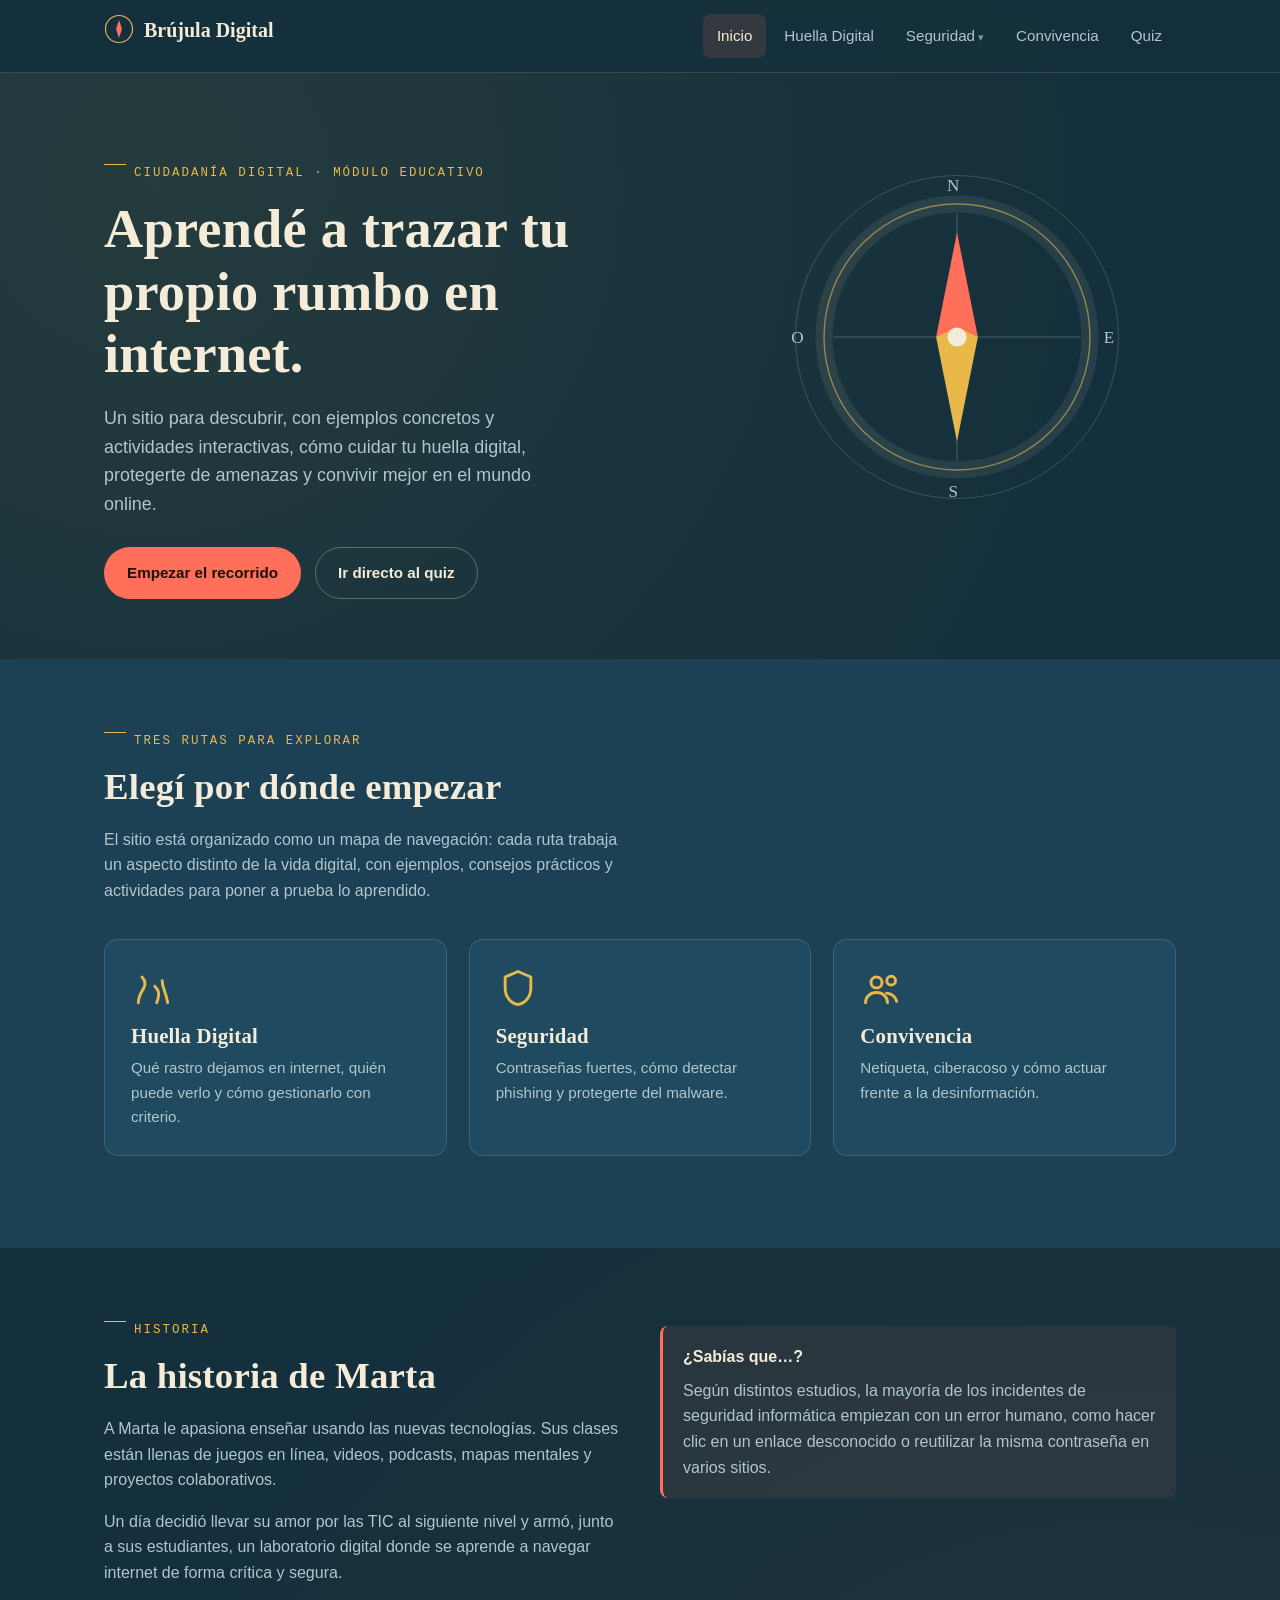
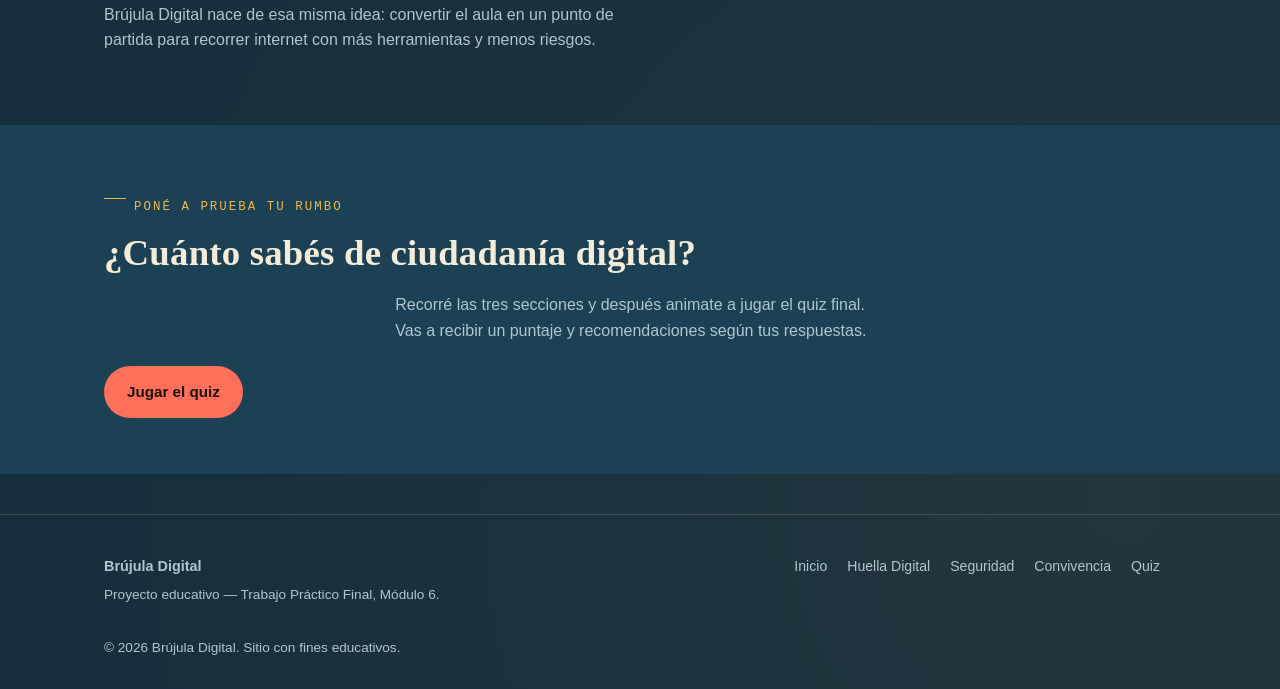
<file: index.html>
﻿<!DOCTYPE html>
<html lang="es">
<head>
<meta charset="UTF-8">
<meta name="viewport" content="width=device-width, initial-scale=1.0">
<title>Brújula Digital — Ciudadanía y seguridad en internet</title>
<meta name="description" content="Sitio educativo sobre ciudadanía digital: huella digital, seguridad en internet y buena convivencia online.">
<link rel="icon" href="img/brujula.svg">
<link rel="stylesheet" href="css/styles.css">
</head>
<body>
<a class="enlace-salto" href="#contenido">Saltar al contenido</a>

<header class="encabezado-sitio">
  <div class="contenedor-navegacion">
    <a class="marca" href="index.html">
      <svg class="brujula-mini" viewBox="0 0 40 40" xmlns="http://www.w3.org/2000/svg" aria-hidden="true">
        <circle cx="20" cy="20" r="18" fill="none" stroke="#E8B84B" stroke-width="1.5"/>
        <path d="M20 8 L24 20 L20 32 L16 20 Z" fill="#FF6F59"/>
      </svg>
      Brújula Digital
    </a>
    <button class="boton-menu" aria-label="Abrir menú" aria-expanded="false">☰</button>
    <nav class="menu-principal" aria-label="Navegación principal">
      <ul>
        <li><a href="index.html" class="activo">Inicio</a></li>
        <li><a href="html/huella-digital.html">Huella Digital</a></li>
        <li class="tiene-submenu">
          <a href="html/seguridad.html">Seguridad</a>
          <ul class="submenu">
              <li><a href="html/seguridad.html#contrasenas">Contraseñas</a></li>
            <li><a href="html/seguridad.html#phishing">Phishing</a></li>
            <li><a href="html/seguridad.html#malware">Malware</a></li>
          </ul>
        </li>
        <li><a href="html/convivencia.html">Convivencia</a></li>
        <li><a href="html/quiz.html">Quiz</a></li>
      </ul>
    </nav>
  </div>
</header>

<main id="contenido">

  <section class="portada">
    <div class="contenedor grilla-portada">
      <div>
        <p class="rumbo">Ciudadanía digital · Módulo educativo</p>
          <h1>Aprendé a trazar tu propio rumbo en internet.</h1>
          <p class="lede">Un sitio para descubrir, con ejemplos concretos y actividades interactivas, cómo cuidar tu huella digital, protegerte de amenazas y convivir mejor en el mundo online.</p>
        <div class="acciones-portada">
          <a href="html/huella-digital.html" class="boton boton-principal">Empezar el recorrido</a>
          <a href="html/quiz.html" class="boton boton-secundario">Ir directo al quiz</a>
        </div>
      </div>
      <div>
        <svg class="brujula-portada" viewBox="0 0 400 400" xmlns="http://www.w3.org/2000/svg" role="img" aria-label="Ilustración de una brújula">
          <circle cx="200" cy="200" r="170" fill="none" stroke="#AFC6CF" stroke-opacity="0.25" stroke-width="1"/>
          <circle cx="200" cy="200" r="140" fill="none" stroke="#E8B84B" stroke-opacity="0.55" stroke-width="1.5"/>
          <circle cx="200" cy="200" r="140" fill="none" stroke="#F4ECD8" stroke-opacity="0.08" stroke-width="18"/>
          <g fill="#AFC6CF" font-family="Georgia, serif" font-size="18">
            <text x="196" y="46" text-anchor="middle">N</text>
            <text x="196" y="368" text-anchor="middle">S</text>
            <text x="360" y="206" text-anchor="middle">E</text>
            <text x="32" y="206" text-anchor="middle">O</text>
          </g>
          <g stroke="#AFC6CF" stroke-opacity="0.35">
            <line x1="200" y1="70" x2="200" y2="330"/>
            <line x1="70" y1="200" x2="330" y2="200"/>
          </g>
          <g class="needle">
            <path d="M200 90 L222 200 L200 210 L178 200 Z" fill="#FF6F59"/>
            <path d="M200 310 L222 200 L200 190 L178 200 Z" fill="#E8B84B"/>
          </g>
          <circle cx="200" cy="200" r="10" fill="#F4ECD8"/>
        </svg>
      </div>
    </div>
  </section>

  <section class="seccion-alternativa">
    <div class="contenedor">
      <p class="rumbo">Tres rutas para explorar</p>
      <h2>Elegí por dónde empezar</h2>
      <p style="max-width: 60ch;">El sitio está organizado como un mapa de navegación: cada ruta trabaja un aspecto distinto de la vida digital, con ejemplos, consejos prácticos y actividades para poner a prueba lo aprendido.</p>

      <div class="grilla-tarjetas">
        <a class="tarjeta revelar" href="html/huella-digital.html">
          <svg class="icon" viewBox="0 0 24 24" fill="none" stroke="currentColor" stroke-width="1.6"><path d="M4 20c0-4 2-6 3-8s1-4-1-6M14 20c2-5 1-7-1-9M20 20c-1-6-3-8-3-12" stroke-linecap="round"/></svg>
              <h3>Huella Digital</h3>
              <p>Qué rastro dejamos en internet, quién puede verlo y cómo gestionarlo con criterio.</p>
        </a>
        <a class="tarjeta revelar" href="html/seguridad.html">
          <svg class="icon" viewBox="0 0 24 24" fill="none" stroke="currentColor" stroke-width="1.6"><path d="M12 3l7 3v6c0 4.8-3 8.4-7 9-4-.6-7-4.2-7-9V6l7-3z" stroke-linejoin="round"/></svg>
          <h3>Seguridad</h3>
          <p>Contraseñas fuertes, cómo detectar phishing y protegerte del malware.</p>
        </a>
        <a class="tarjeta revelar" href="html/convivencia.html">
          <svg class="icon" viewBox="0 0 24 24" fill="none" stroke="currentColor" stroke-width="1.6"><circle cx="9" cy="9" r="3"/><circle cx="17" cy="8" r="2.4"/><path d="M3 20c0-3.3 2.7-5.5 6-5.5s6 2.2 6 5.5M14.5 14.8c2.6.2 5 2 5.5 4.5" stroke-linecap="round"/></svg>
          <h3>Convivencia</h3>
          <p>Netiqueta, ciberacoso y cómo actuar frente a la desinformación.</p>
        </a>
      </div>
    </div>
  </section>

  <section>
    <div class="contenedor dos-columnas">
      <div class="revelar">
        <p class="rumbo">Historia</p>
        <h2>La historia de Marta</h2>
        <p>A Marta le apasiona enseñar usando las nuevas tecnologías. Sus clases están llenas de juegos en línea, videos, podcasts, mapas mentales y proyectos colaborativos.</p>
        <p>Un día decidió llevar su amor por las TIC al siguiente nivel y armó, junto a sus estudiantes, un laboratorio digital donde se aprende a navegar internet de forma crítica y segura.</p>
        <p>Brújula Digital nace de esa misma idea: convertir el aula en un punto de partida para recorrer internet con más herramientas y menos riesgos.</p>
      </div>
      <div class="revelar">
        <div class="llamada">
          <strong>¿Sabías que…?</strong>
          <p style="margin: 8px 0 0;">Según distintos estudios, la mayoría de los incidentes de seguridad informática empiezan con un error humano, como hacer clic en un enlace desconocido o reutilizar la misma contraseña en varios sitios.</p>
        </div>
      </div>
    </div>
  </section>

  <section class="seccion-alternativa">
    <div class="contenedor centrado">
      <p class="rumbo" style="justify-content:centrado;">Poné a prueba tu rumbo</p>
      <h2>¿Cuánto sabés de ciudadanía digital?</h2>
      <p style="max-width: 55ch; margin: 0 auto 22px;">Recorré las tres secciones y después animate a jugar el quiz final. Vas a recibir un puntaje y recomendaciones según tus respuestas.</p>
      <a href="html/quiz.html" class="boton boton-principal">Jugar el quiz</a>
    </div>
  </section>

</main>

<footer class="pie-sitio">
  <div class="contenedor grilla-pie">
    <div>
      <strong>Brújula Digital</strong>
      <p class="pequeno" style="margin-top:6px;">Proyecto educativo — Trabajo Práctico Final, Módulo 6.</p>
    </div>
    <nav aria-label="Enlaces del pie de página">
      <a href="index.html">Inicio</a>
      <a href="html/huella-digital.html">Huella Digital</a>
      <a href="html/seguridad.html">Seguridad</a>
      <a href="html/convivencia.html">Convivencia</a>
      <a href="html/quiz.html">Quiz</a>
    </nav>
  </div>
  <div class="contenedor pequeno" style="margin-top:18px;">© <span class="current-year"></span> Brújula Digital. Sitio con fines educativos.</div>
</footer>

<script src="js/script.js"></script>
</body>
</html>
</file>
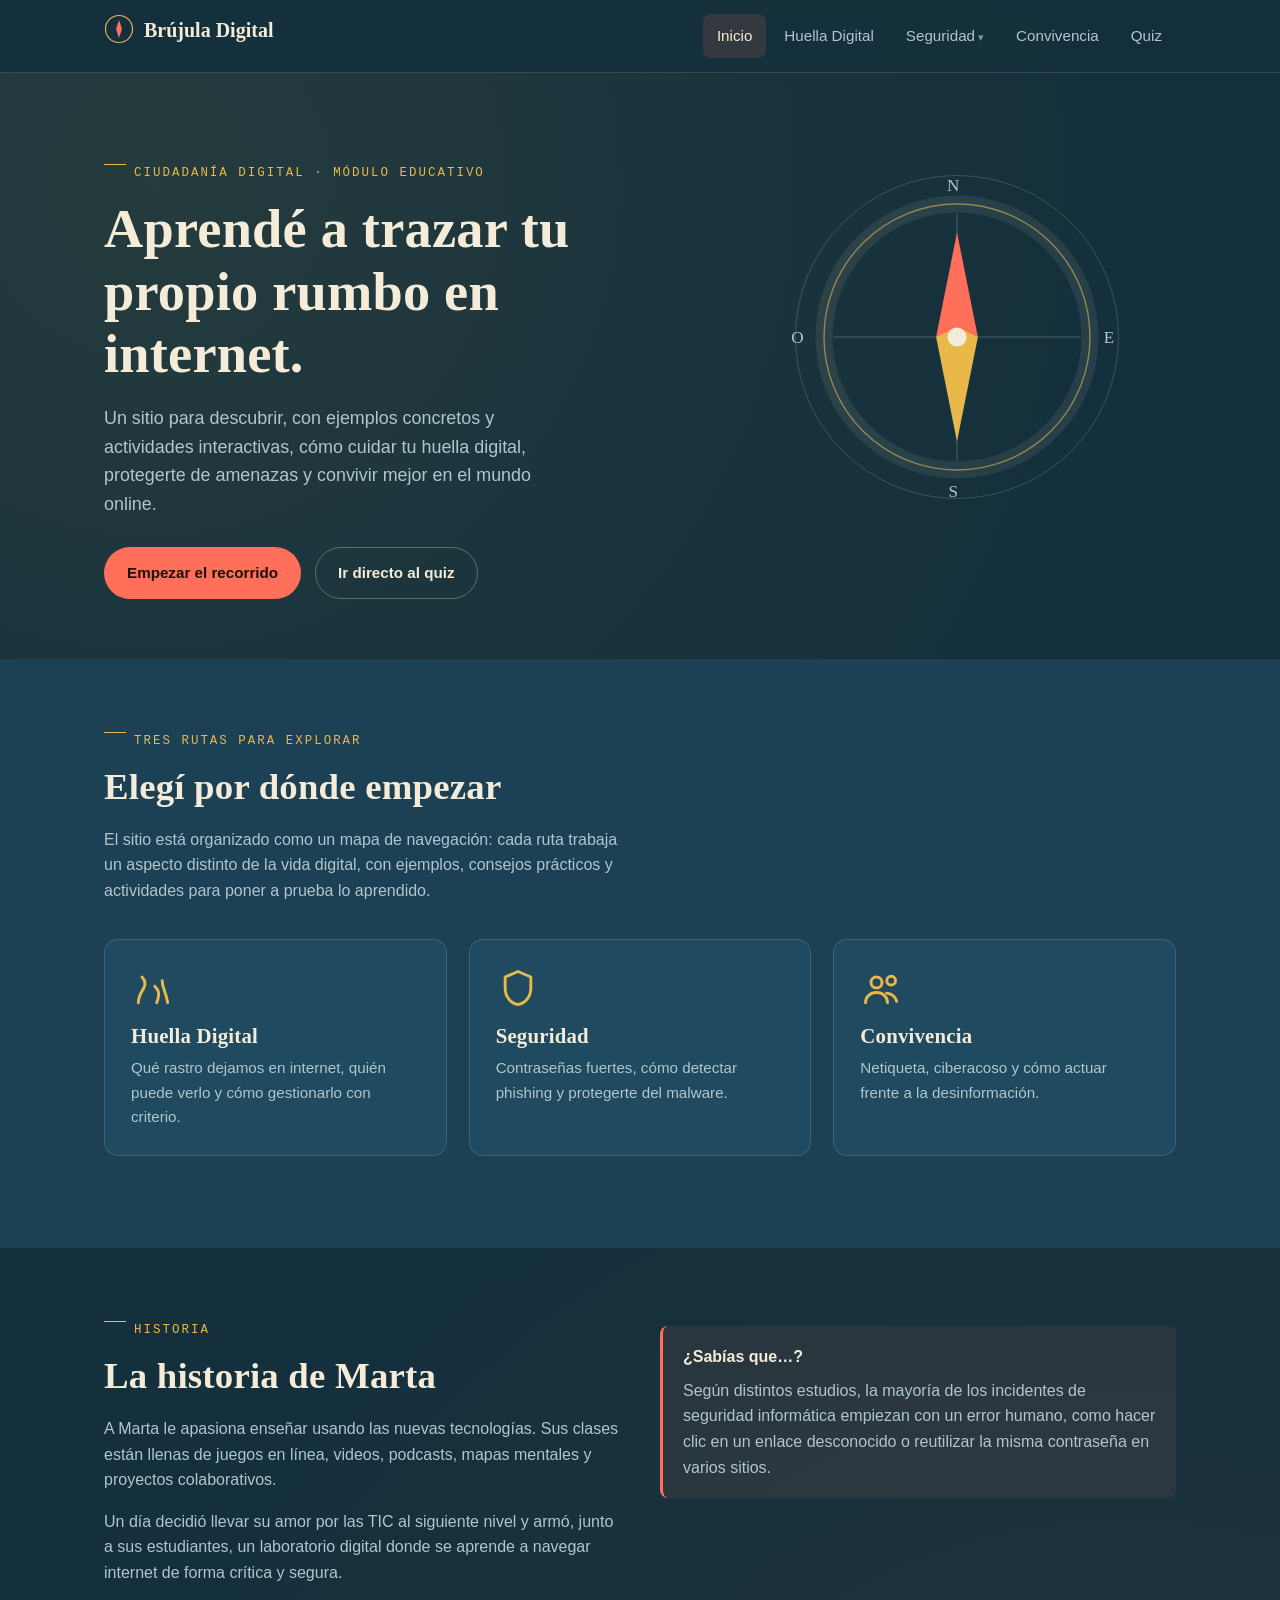
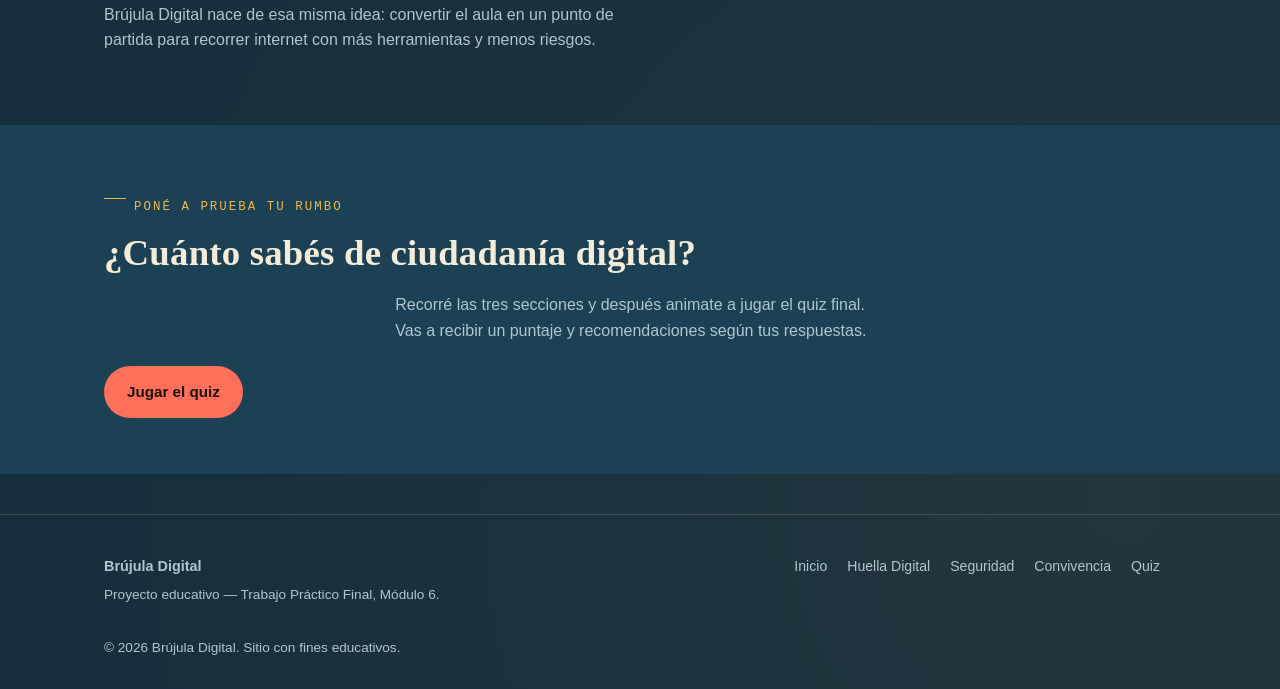
<file: html/index.html>
﻿<!DOCTYPE html>
<html lang="es">
<head>
<meta charset="UTF-8">
<meta name="viewport" content="width=device-width, initial-scale=1.0">
<title>Brújula Digital — Ciudadanía y seguridad en internet</title>
<meta name="description" content="Sitio educativo sobre ciudadanía digital: huella digital, seguridad en internet y buena convivencia online.">
<link rel="icon" href="../img/brujula.svg">
<link rel="stylesheet" href="../css/styles.css">
</head>
<body>
<a class="enlace-salto" href="#contenido">Saltar al contenido</a>

<header class="encabezado-sitio">
  <div class="contenedor-navegacion">
    <a class="marca" href="../index.html">
      <svg class="brujula-mini" viewBox="0 0 40 40" xmlns="http://www.w3.org/2000/svg" aria-hidden="true">
        <circle cx="20" cy="20" r="18" fill="none" stroke="#E8B84B" stroke-width="1.5"/>
        <path d="M20 8 L24 20 L20 32 L16 20 Z" fill="#FF6F59"/>
      </svg>
      Brújula Digital
    </a>
    <button class="boton-menu" aria-label="Abrir menú" aria-expanded="false">☰</button>
    <nav class="menu-principal" aria-label="Navegación principal">
      <ul>
        <li><a href="../index.html" class="activo">Inicio</a></li>
        <li><a href="huella-digital.html">Huella Digital</a></li>
        <li class="tiene-submenu">
          <a href="seguridad.html">Seguridad</a>
          <ul class="submenu">
              <li><a href="seguridad.html#contrasenas">Contraseñas</a></li>
            <li><a href="seguridad.html#phishing">Phishing</a></li>
            <li><a href="seguridad.html#malware">Malware</a></li>
          </ul>
        </li>
        <li><a href="convivencia.html">Convivencia</a></li>
        <li><a href="quiz.html">Quiz</a></li>
      </ul>
    </nav>
  </div>
</header>

<main id="contenido">

  <section class="portada">
    <div class="contenedor grilla-portada">
      <div>
        <p class="rumbo">Ciudadanía digital · Módulo educativo</p>
          <h1>Aprendé a trazar tu propio rumbo en internet.</h1>
          <p class="lede">Un sitio para descubrir, con ejemplos concretos y actividades interactivas, cómo cuidar tu huella digital, protegerte de amenazas y convivir mejor en el mundo online.</p>
        <div class="acciones-portada">
          <a href="huella-digital.html" class="boton boton-principal">Empezar el recorrido</a>
          <a href="quiz.html" class="boton boton-secundario">Ir directo al quiz</a>
        </div>
      </div>
      <div>
        <svg class="brujula-portada" viewBox="0 0 400 400" xmlns="http://www.w3.org/2000/svg" role="img" aria-label="Ilustración de una brújula">
          <circle cx="200" cy="200" r="170" fill="none" stroke="#AFC6CF" stroke-opacity="0.25" stroke-width="1"/>
          <circle cx="200" cy="200" r="140" fill="none" stroke="#E8B84B" stroke-opacity="0.55" stroke-width="1.5"/>
          <circle cx="200" cy="200" r="140" fill="none" stroke="#F4ECD8" stroke-opacity="0.08" stroke-width="18"/>
          <g fill="#AFC6CF" font-family="Georgia, serif" font-size="18">
            <text x="196" y="46" text-anchor="middle">N</text>
            <text x="196" y="368" text-anchor="middle">S</text>
            <text x="360" y="206" text-anchor="middle">E</text>
            <text x="32" y="206" text-anchor="middle">O</text>
          </g>
          <g stroke="#AFC6CF" stroke-opacity="0.35">
            <line x1="200" y1="70" x2="200" y2="330"/>
            <line x1="70" y1="200" x2="330" y2="200"/>
          </g>
          <g class="needle">
            <path d="M200 90 L222 200 L200 210 L178 200 Z" fill="#FF6F59"/>
            <path d="M200 310 L222 200 L200 190 L178 200 Z" fill="#E8B84B"/>
          </g>
          <circle cx="200" cy="200" r="10" fill="#F4ECD8"/>
        </svg>
      </div>
    </div>
  </section>

  <section class="seccion-alternativa">
    <div class="contenedor">
      <p class="rumbo">Tres rutas para explorar</p>
      <h2>Elegí por dónde empezar</h2>
      <p style="max-width: 60ch;">El sitio está organizado como un mapa de navegación: cada ruta trabaja un aspecto distinto de la vida digital, con ejemplos, consejos prácticos y actividades para poner a prueba lo aprendido.</p>

      <div class="grilla-tarjetas">
        <a class="tarjeta revelar" href="huella-digital.html">
          <svg class="icon" viewBox="0 0 24 24" fill="none" stroke="currentColor" stroke-width="1.6"><path d="M4 20c0-4 2-6 3-8s1-4-1-6M14 20c2-5 1-7-1-9M20 20c-1-6-3-8-3-12" stroke-linecap="round"/></svg>
              <h3>Huella Digital</h3>
              <p>Qué rastro dejamos en internet, quién puede verlo y cómo gestionarlo con criterio.</p>
        </a>
        <a class="tarjeta revelar" href="seguridad.html">
          <svg class="icon" viewBox="0 0 24 24" fill="none" stroke="currentColor" stroke-width="1.6"><path d="M12 3l7 3v6c0 4.8-3 8.4-7 9-4-.6-7-4.2-7-9V6l7-3z" stroke-linejoin="round"/></svg>
          <h3>Seguridad</h3>
          <p>Contraseñas fuertes, cómo detectar phishing y protegerte del malware.</p>
        </a>
        <a class="tarjeta revelar" href="convivencia.html">
          <svg class="icon" viewBox="0 0 24 24" fill="none" stroke="currentColor" stroke-width="1.6"><circle cx="9" cy="9" r="3"/><circle cx="17" cy="8" r="2.4"/><path d="M3 20c0-3.3 2.7-5.5 6-5.5s6 2.2 6 5.5M14.5 14.8c2.6.2 5 2 5.5 4.5" stroke-linecap="round"/></svg>
          <h3>Convivencia</h3>
          <p>Netiqueta, ciberacoso y cómo actuar frente a la desinformación.</p>
        </a>
      </div>
    </div>
  </section>

  <section>
    <div class="contenedor dos-columnas">
      <div class="revelar">
        <p class="rumbo">Historia</p>
        <h2>La historia de Marta</h2>
        <p>A Marta le apasiona enseñar usando las nuevas tecnologías. Sus clases están llenas de juegos en línea, videos, podcasts, mapas mentales y proyectos colaborativos.</p>
        <p>Un día decidió llevar su amor por las TIC al siguiente nivel y armó, junto a sus estudiantes, un laboratorio digital donde se aprende a navegar internet de forma crítica y segura.</p>
        <p>Brújula Digital nace de esa misma idea: convertir el aula en un punto de partida para recorrer internet con más herramientas y menos riesgos.</p>
      </div>
      <div class="revelar">
        <div class="llamada">
          <strong>¿Sabías que…?</strong>
          <p style="margin: 8px 0 0;">Según distintos estudios, la mayoría de los incidentes de seguridad informática empiezan con un error humano, como hacer clic en un enlace desconocido o reutilizar la misma contraseña en varios sitios.</p>
        </div>
      </div>
    </div>
  </section>

  <section class="seccion-alternativa">
    <div class="contenedor centrado">
      <p class="rumbo" style="justify-content:centrado;">Poné a prueba tu rumbo</p>
      <h2>¿Cuánto sabés de ciudadanía digital?</h2>
      <p style="max-width: 55ch; margin: 0 auto 22px;">Recorré las tres secciones y después animate a jugar el quiz final. Vas a recibir un puntaje y recomendaciones según tus respuestas.</p>
      <a href="quiz.html" class="boton boton-principal">Jugar el quiz</a>
    </div>
  </section>

</main>

<footer class="pie-sitio">
  <div class="contenedor grilla-pie">
    <div>
      <strong>Brújula Digital</strong>
      <p class="pequeno" style="margin-top:6px;">Proyecto educativo — Trabajo Práctico Final, Módulo 6.</p>
    </div>
    <nav aria-label="Enlaces del pie de página">
      <a href="../index.html">Inicio</a>
      <a href="huella-digital.html">Huella Digital</a>
      <a href="seguridad.html">Seguridad</a>
      <a href="convivencia.html">Convivencia</a>
      <a href="quiz.html">Quiz</a>
    </nav>
  </div>
  <div class="contenedor pequeno" style="margin-top:18px;">© <span class="current-year"></span> Brújula Digital. Sitio con fines educativos.</div>
</footer>

<script src="../js/script.js"></script>
</body>
</html>
</file>
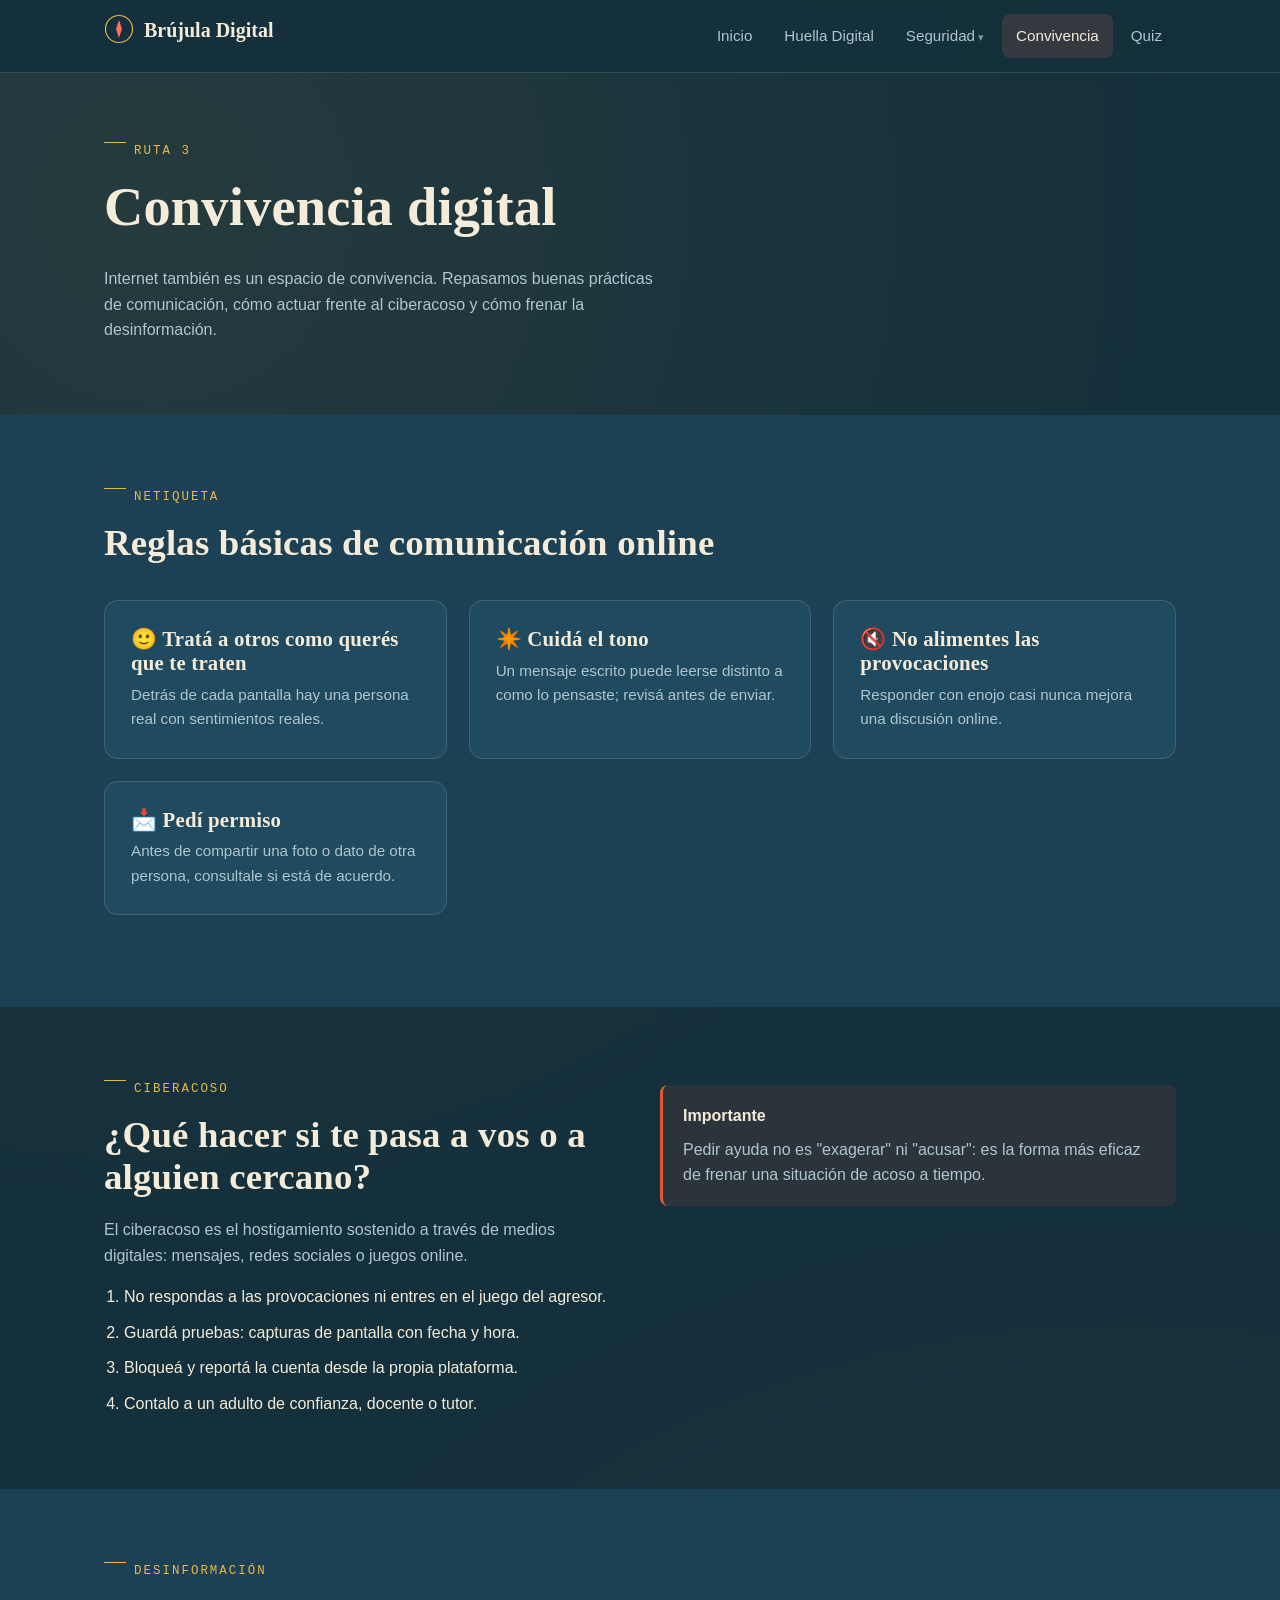
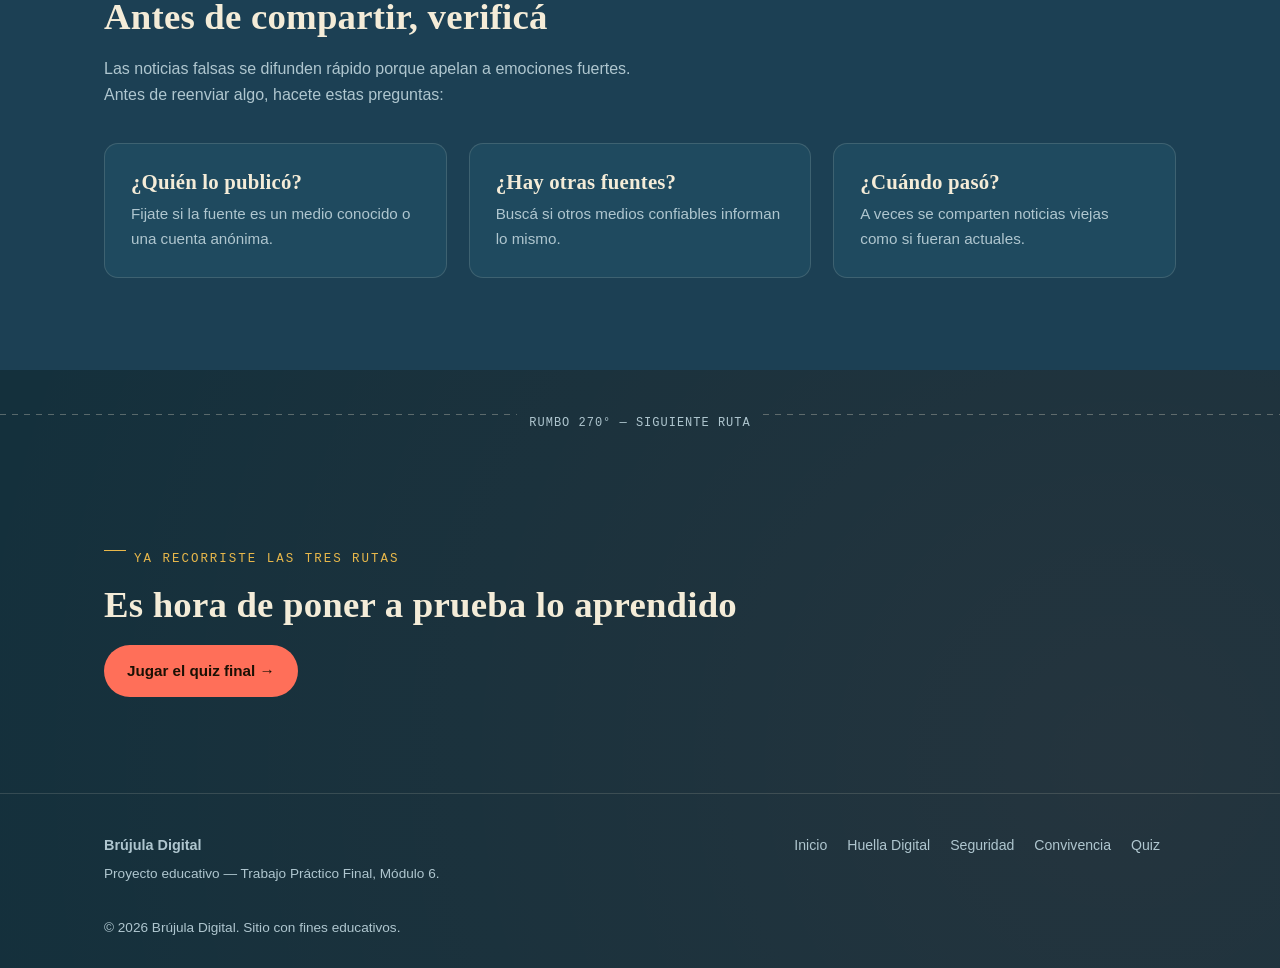
<file: convivencia.html>
﻿<!DOCTYPE html>
<html lang="es">
<head>
<meta charset="UTF-8">
<meta name="viewport" content="width=device-width, initial-scale=1.0">
<title>Convivencia — Brújula Digital</title>
<meta name="description" content="Netiqueta, ciberacoso y desinformación: cómo convivir mejor en internet.">
<link rel="stylesheet" href="css/styles.css">
</head>
<body>
<a class="enlace-salto" href="#contenido">Saltar al contenido</a>

<header class="encabezado-sitio">
  <div class="contenedor-navegacion">
    <a class="marca" href="index.html">
      <svg class="brujula-mini" viewBox="0 0 40 40" xmlns="http://www.w3.org/2000/svg" aria-hidden="true">
        <circle cx="20" cy="20" r="18" fill="none" stroke="#E8B84B" stroke-width="1.5"/>
        <path d="M20 8 L24 20 L20 32 L16 20 Z" fill="#FF6F59"/>
      </svg>
      Brújula Digital
    </a>
    <button class="boton-menu" aria-label="Abrir menú" aria-expanded="false">☰</button>
    <nav class="menu-principal" aria-label="Navegación principal">
      <ul>
        <li><a href="index.html">Inicio</a></li>
        <li><a href="huella-digital.html">Huella Digital</a></li>
        <li class="tiene-submenu">
          <a href="seguridad.html">Seguridad</a>
          <ul class="submenu">
              <li><a href="seguridad.html#contrasenas">Contraseñas</a></li>
            <li><a href="seguridad.html#phishing">Phishing</a></li>
            <li><a href="seguridad.html#malware">Malware</a></li>
          </ul>
        </li>
        <li><a href="convivencia.html" class="activo">Convivencia</a></li>
        <li><a href="quiz.html">Quiz</a></li>
      </ul>
    </nav>
  </div>
</header>

<main id="contenido">
  <section style="padding-top:52px;">
    <div class="contenedor">
      <p class="rumbo">Ruta 3</p>
      <h1>Convivencia digital</h1>
      <p class="lede" style="max-width: 62ch;">Internet también es un espacio de convivencia. Repasamos buenas prácticas de comunicación, cómo actuar frente al ciberacoso y cómo frenar la desinformación.</p>
    </div>
  </section>

  <section class="seccion-alternativa">
    <div class="contenedor">
      <p class="rumbo">Netiqueta</p>
      <h2>Reglas básicas de comunicación online</h2>
      <div class="grilla-tarjetas">
        <div class="tarjeta revelar">
          <h3>🙂 Tratá a otros como querés que te traten</h3>
          <p>Detrás de cada pantalla hay una persona real con sentimientos reales.</p>
        </div>
        <div class="tarjeta revelar">
          <h3>✴️ Cuidá el tono</h3>
          <p>Un mensaje escrito puede leerse distinto a como lo pensaste; revisá antes de enviar.</p>
        </div>
        <div class="tarjeta revelar">
          <h3>🔇 No alimentes las provocaciones</h3>
          <p>Responder con enojo casi nunca mejora una discusión online.</p>
        </div>
        <div class="tarjeta revelar">
          <h3>📩 Pedí permiso</h3>
          <p>Antes de compartir una foto o dato de otra persona, consultale si está de acuerdo.</p>
        </div>
      </div>
    </div>
  </section>

  <section>
    <div class="contenedor dos-columnas">
      <div class="revelar">
        <p class="rumbo">Ciberacoso</p>
        <h2>¿Qué hacer si te pasa a vos o a alguien cercano?</h2>
        <p>El ciberacoso es el hostigamiento sostenido a través de medios digitales: mensajes, redes sociales o juegos online.</p>
        <ol style="padding-left: 20px; display:grid; gap:10px; color: var(--color-text-muted);">
          <li>No respondas a las provocaciones ni entres en el juego del agresor.</li>
          <li>Guardá pruebas: capturas de pantalla con fecha y hora.</li>
          <li>Bloqueá y reportá la cuenta desde la propia plataforma.</li>
          <li>Contalo a un adulto de confianza, docente o tutor.</li>
        </ol>
      </div>
      <div class="revelar">
        <div class="llamada llamada-advertencia">
          <strong>Importante</strong>
          <p style="margin:8px 0 0;">Pedir ayuda no es "exagerar" ni "acusar": es la forma más eficaz de frenar una situación de acoso a tiempo.</p>
        </div>
      </div>
    </div>
  </section>

  <section class="seccion-alternativa">
    <div class="contenedor">
      <p class="rumbo">Desinformación</p>
      <h2>Antes de compartir, verificá</h2>
      <p style="max-width:62ch;">Las noticias falsas se difunden rápido porque apelan a emociones fuertes. Antes de reenviar algo, hacete estas preguntas:</p>
      <div class="grilla-tarjetas">
        <div class="tarjeta revelar"><h3>¿Quién lo publicó?</h3><p>Fijate si la fuente es un medio conocido o una cuenta anónima.</p></div>
        <div class="tarjeta revelar"><h3>¿Hay otras fuentes?</h3><p>Buscá si otros medios confiables informan lo mismo.</p></div>
        <div class="tarjeta revelar"><h3>¿Cuándo pasó?</h3><p>A veces se comparten noticias viejas como si fueran actuales.</p></div>
      </div>
    </div>
  </section>

  <div class="separador-rumbo">RUMBO 270° — SIGUIENTE RUTA</div>

  <section class="centrado">
    <div class="contenedor">
      <p class="rumbo" style="justify-content:centrado;">Ya recorriste las tres rutas</p>
      <h2>Es hora de poner a prueba lo aprendido</h2>
      <a href="quiz.html" class="boton boton-principal">Jugar el quiz final →</a>
    </div>
  </section>
</main>

<footer class="pie-sitio">
  <div class="contenedor grilla-pie">
    <div>
      <strong>Brújula Digital</strong>
      <p class="pequeno" style="margin-top:6px;">Proyecto educativo — Trabajo Práctico Final, Módulo 6.</p>
    </div>
    <nav aria-label="Enlaces del pie de página">
      <a href="index.html">Inicio</a>
      <a href="huella-digital.html">Huella Digital</a>
      <a href="seguridad.html">Seguridad</a>
      <a href="convivencia.html">Convivencia</a>
      <a href="quiz.html">Quiz</a>
    </nav>
  </div>
  <div class="contenedor pequeno" style="margin-top:18px;">© <span class="current-year"></span> Brújula Digital. Sitio con fines educativos.</div>
</footer>

<script src="js/script.js"></script>
</body>
</html>
</file>
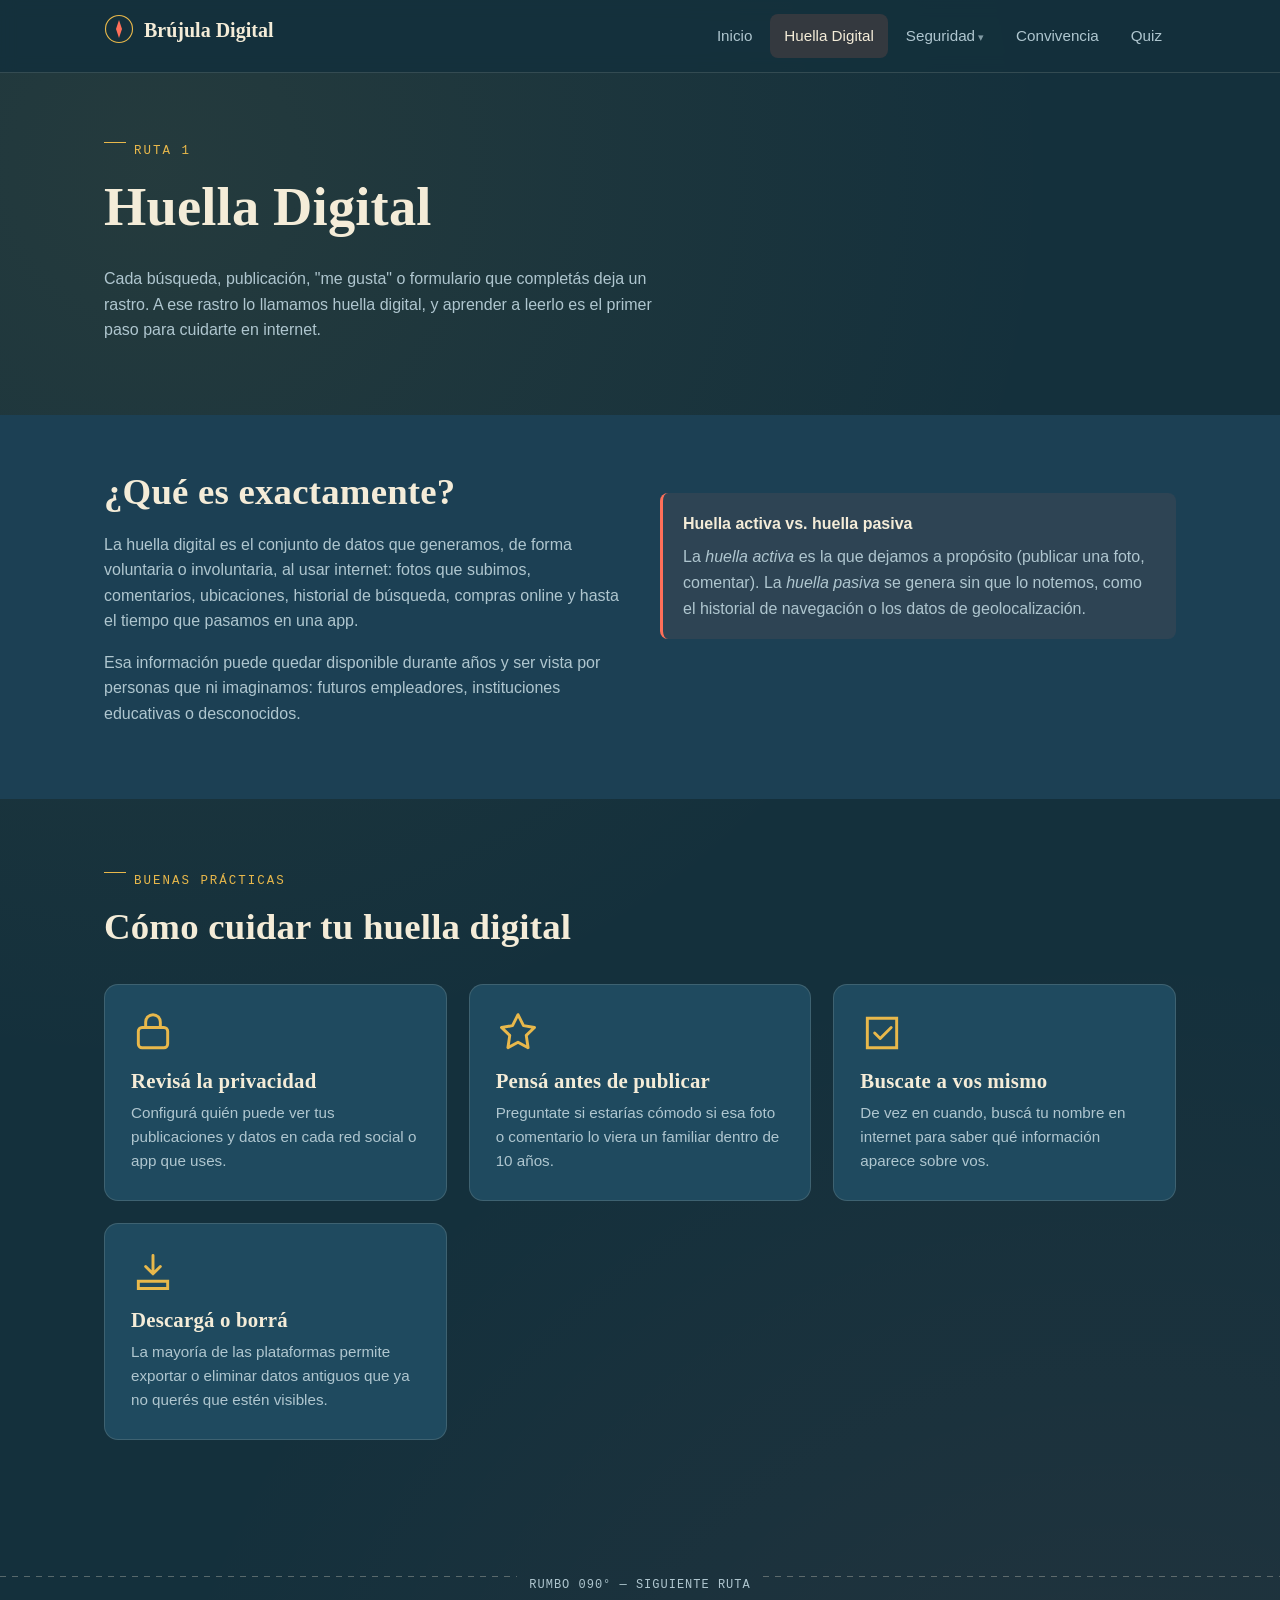
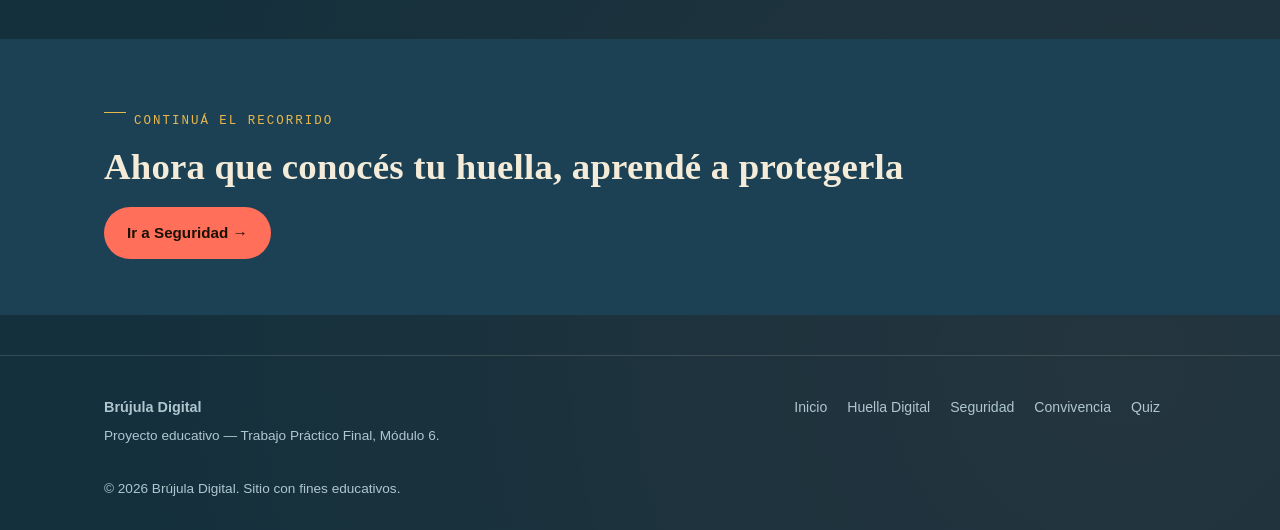
<file: huella-digital.html>
﻿<!DOCTYPE html>
<html lang="es">
<head>
<meta charset="UTF-8">
<meta name="viewport" content="width=device-width, initial-scale=1.0">
<title>Huella Digital — Brújula Digital</title>
<meta name="description" content="Qué es la huella digital, qué tipos existen y cómo gestionar tu privacidad en internet.">
<link rel="stylesheet" href="css/styles.css">
</head>
<body>
<a class="enlace-salto" href="#contenido">Saltar al contenido</a>

<header class="encabezado-sitio">
  <div class="contenedor-navegacion">
    <a class="marca" href="index.html">
      <svg class="brujula-mini" viewBox="0 0 40 40" xmlns="http://www.w3.org/2000/svg" aria-hidden="true">
        <circle cx="20" cy="20" r="18" fill="none" stroke="#E8B84B" stroke-width="1.5"/>
        <path d="M20 8 L24 20 L20 32 L16 20 Z" fill="#FF6F59"/>
      </svg>
      Brújula Digital
    </a>
    <button class="boton-menu" aria-label="Abrir menú" aria-expanded="false">☰</button>
    <nav class="menu-principal" aria-label="Navegación principal">
      <ul>
        <li><a href="index.html">Inicio</a></li>
        <li><a href="huella-digital.html" class="activo">Huella Digital</a></li>
        <li class="tiene-submenu">
          <a href="seguridad.html">Seguridad</a>
          <ul class="submenu">
            <li><a href="seguridad.html#contrasenas">Contraseñas</a></li>
            <li><a href="seguridad.html#phishing">Phishing</a></li>
            <li><a href="seguridad.html#malware">Malware</a></li>
          </ul>
        </li>
        <li><a href="convivencia.html">Convivencia</a></li>
        <li><a href="quiz.html">Quiz</a></li>
      </ul>
    </nav>
  </div>
</header>

<main id="contenido">
  <section style="padding-top:52px;">
    <div class="contenedor">
      <p class="rumbo">Ruta 1</p>
      <h1>Huella Digital</h1>
      <p class="lede" style="max-width: 62ch;">Cada búsqueda, publicación, "me gusta" o formulario que completás deja un rastro. A ese rastro lo llamamos huella digital, y aprender a leerlo es el primer paso para cuidarte en internet.</p>
    </div>
  </section>

  <section class="seccion-alternativa">
    <div class="contenedor dos-columnas">
      <div class="revelar">
        <h2>¿Qué es exactamente?</h2>
        <p>La huella digital es el conjunto de datos que generamos, de forma voluntaria o involuntaria, al usar internet: fotos que subimos, comentarios, ubicaciones, historial de búsqueda, compras online y hasta el tiempo que pasamos en una app.</p>
        <p>Esa información puede quedar disponible durante años y ser vista por personas que ni imaginamos: futuros empleadores, instituciones educativas o desconocidos.</p>
      </div>
      <div class="revelar">
        <div class="llamada">
          <strong>Huella activa vs. huella pasiva</strong>
          <p style="margin:8px 0 0;">La <em>huella activa</em> es la que dejamos a propósito (publicar una foto, comentar). La <em>huella pasiva</em> se genera sin que lo notemos, como el historial de navegación o los datos de geolocalización.</p>
        </div>
      </div>
    </div>
  </section>

  <section>
    <div class="contenedor">
      <p class="rumbo">Buenas prácticas</p>
      <h2>Cómo cuidar tu huella digital</h2>
      <div class="grilla-tarjetas">
        <div class="tarjeta revelar">
          <svg class="icon" viewBox="0 0 24 24" fill="none" stroke="currentColor" stroke-width="1.6"><rect x="4" y="9" width="16" height="11" rx="2"/><path d="M8 9V6a4 4 0 018 0v3" stroke-linecap="round"/></svg>
          <h3>Revisá la privacidad</h3>
          <p>Configurá quién puede ver tus publicaciones y datos en cada red social o app que uses.</p>
        </div>
        <div class="tarjeta revelar">
          <svg class="icon" viewBox="0 0 24 24" fill="none" stroke="currentColor" stroke-width="1.6"><path d="M12 2l3 6 6 1-4.5 4.3L17.5 20 12 17l-5.5 3 1-6.7L3 9l6-1z" stroke-linejoin="round"/></svg>
          <h3>Pensá antes de publicar</h3>
          <p>Preguntate si estarías cómodo si esa foto o comentario lo viera un familiar dentro de 10 años.</p>
        </div>
        <div class="tarjeta revelar">
          <svg class="icon" viewBox="0 0 24 24" fill="none" stroke="currentColor" stroke-width="1.6"><path d="M4 4h16v16H4z" fill="none"/><path d="M8 12l3 3 6-6" stroke-linecap="round" stroke-linejoin="round"/></svg>
          <h3>Buscate a vos mismo</h3>
          <p>De vez en cuando, buscá tu nombre en internet para saber qué información aparece sobre vos.</p>
        </div>
        <div class="tarjeta revelar">
          <svg class="icon" viewBox="0 0 24 24" fill="none" stroke="currentColor" stroke-width="1.6"><path d="M12 3v10M12 13l-4-4M12 13l4-4" stroke-linecap="round" stroke-linejoin="round"/><path d="M4 17h16v4H4z" fill="none"/></svg>
          <h3>Descargá o borrá</h3>
          <p>La mayoría de las plataformas permite exportar o eliminar datos antiguos que ya no querés que estén visibles.</p>
        </div>
      </div>
    </div>
  </section>

  <div class="separador-rumbo">RUMBO 090° — SIGUIENTE RUTA</div>

  <section class="seccion-alternativa">
    <div class="contenedor centrado">
      <p class="rumbo" style="justify-content:centrado;">Continuá el recorrido</p>
      <h2>Ahora que conocés tu huella, aprendé a protegerla</h2>
      <a href="seguridad.html" class="boton boton-principal">Ir a Seguridad →</a>
    </div>
  </section>
</main>

<footer class="pie-sitio">
  <div class="contenedor grilla-pie">
    <div>
      <strong>Brújula Digital</strong>
      <p class="pequeno" style="margin-top:6px;">Proyecto educativo — Trabajo Práctico Final, Módulo 6.</p>
    </div>
    <nav aria-label="Enlaces del pie de página">
      <a href="index.html">Inicio</a>
      <a href="huella-digital.html">Huella Digital</a>
      <a href="seguridad.html">Seguridad</a>
      <a href="convivencia.html">Convivencia</a>
      <a href="quiz.html">Quiz</a>
    </nav>
  </div>
  <div class="contenedor pequeno" style="margin-top:18px;">© <span class="current-year"></span> Brújula Digital. Sitio con fines educativos.</div>
</footer>

<script src="js/script.js"></script>
</body>
</html>
</file>
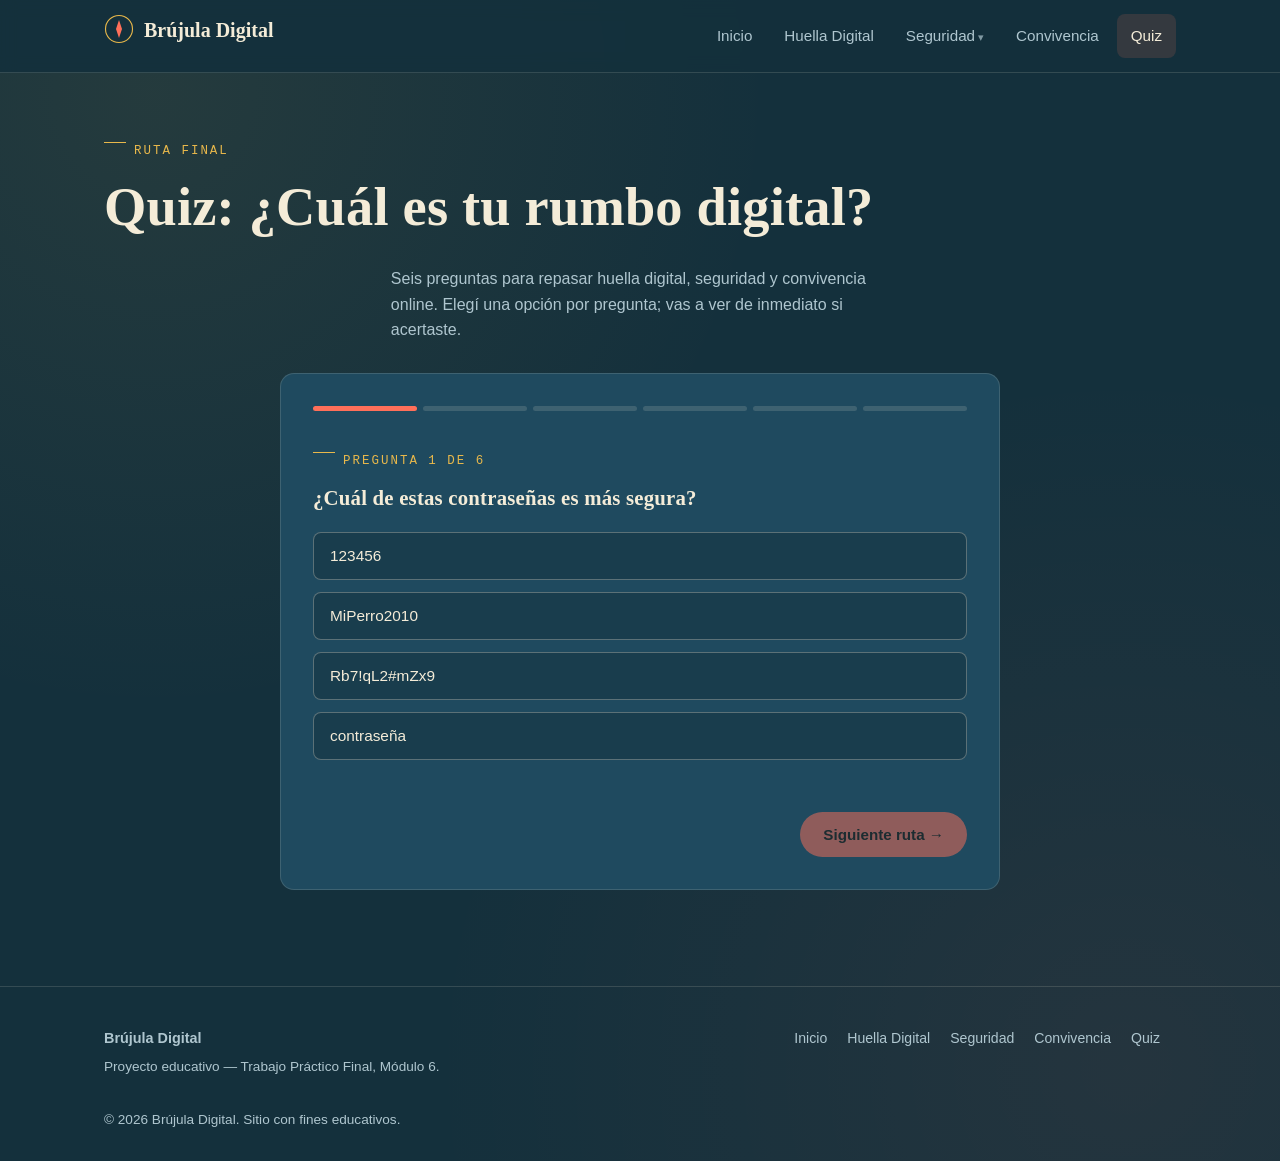
<file: quiz.html>
﻿<!DOCTYPE html>
<html lang="es">
<head>
<meta charset="UTF-8">
<meta name="viewport" content="width=device-width, initial-scale=1.0">
<title>Quiz — Brújula Digital</title>
<meta name="description" content="Poné a prueba lo aprendido sobre ciudadanía digital con este quiz interactivo.">
<link rel="stylesheet" href="css/styles.css">
</head>
<body>
<a class="enlace-salto" href="#contenido">Saltar al contenido</a>

<header class="encabezado-sitio">
  <div class="contenedor-navegacion">
    <a class="marca" href="index.html">
      <svg class="brujula-mini" viewBox="0 0 40 40" xmlns="http://www.w3.org/2000/svg" aria-hidden="true">
        <circle cx="20" cy="20" r="18" fill="none" stroke="#E8B84B" stroke-width="1.5"/>
        <path d="M20 8 L24 20 L20 32 L16 20 Z" fill="#FF6F59"/>
      </svg>
      Brújula Digital
    </a>
    <button class="boton-menu" aria-label="Abrir menú" aria-expanded="false">☰</button>
    <nav class="menu-principal" aria-label="Navegación principal">
      <ul>
        <li><a href="index.html">Inicio</a></li>
        <li><a href="huella-digital.html">Huella Digital</a></li>
        <li class="tiene-submenu">
          <a href="seguridad.html">Seguridad</a>
          <ul class="submenu">
            <li><a href="seguridad.html#contrasenas">Contraseñas</a></li>
            <li><a href="seguridad.html#phishing">Phishing</a></li>
            <li><a href="seguridad.html#malware">Malware</a></li>
          </ul>
        </li>
        <li><a href="convivencia.html">Convivencia</a></li>
        <li><a href="quiz.html" class="activo">Quiz</a></li>
      </ul>
    </nav>
  </div>
</header>

<main id="contenido">
  <section style="padding-top:52px; padding-bottom: 20px;">
    <div class="contenedor centrado">
      <p class="rumbo" style="justify-content:centrado;">Ruta final</p>
      <h1>Quiz: ¿Cuál es tu rumbo digital?</h1>
      <p class="lede" style="max-width:56ch; margin:0 auto;">Seis preguntas para repasar huella digital, seguridad y convivencia online. Elegí una opción por pregunta; vas a ver de inmediato si acertaste.</p>
    </div>
  </section>

  <section style="padding-top: 10px;">
    <div class="contenedor">
      <div class="panel-cuestionario" id="panel-cuestionario">
        <div class="progreso-cuestionario" id="progreso-cuestionario"></div>
        <div id="quiz-body"><!-- generado por JavaScript --></div>
      </div>
    </div>
  </section>
</main>

<footer class="pie-sitio">
  <div class="contenedor grilla-pie">
    <div>
      <strong>Brújula Digital</strong>
      <p class="pequeno" style="margin-top:6px;">Proyecto educativo — Trabajo Práctico Final, Módulo 6.</p>
    </div>
    <nav aria-label="Enlaces del pie de página">
      <a href="index.html">Inicio</a>
      <a href="huella-digital.html">Huella Digital</a>
      <a href="seguridad.html">Seguridad</a>
      <a href="convivencia.html">Convivencia</a>
      <a href="quiz.html">Quiz</a>
    </nav>
  </div>
  <div class="contenedor pequeno" style="margin-top:18px;">© <span class="current-year"></span> Brújula Digital. Sitio con fines educativos.</div>
</footer>

<script src="js/script.js"></script>
</body>
</html>
</file>
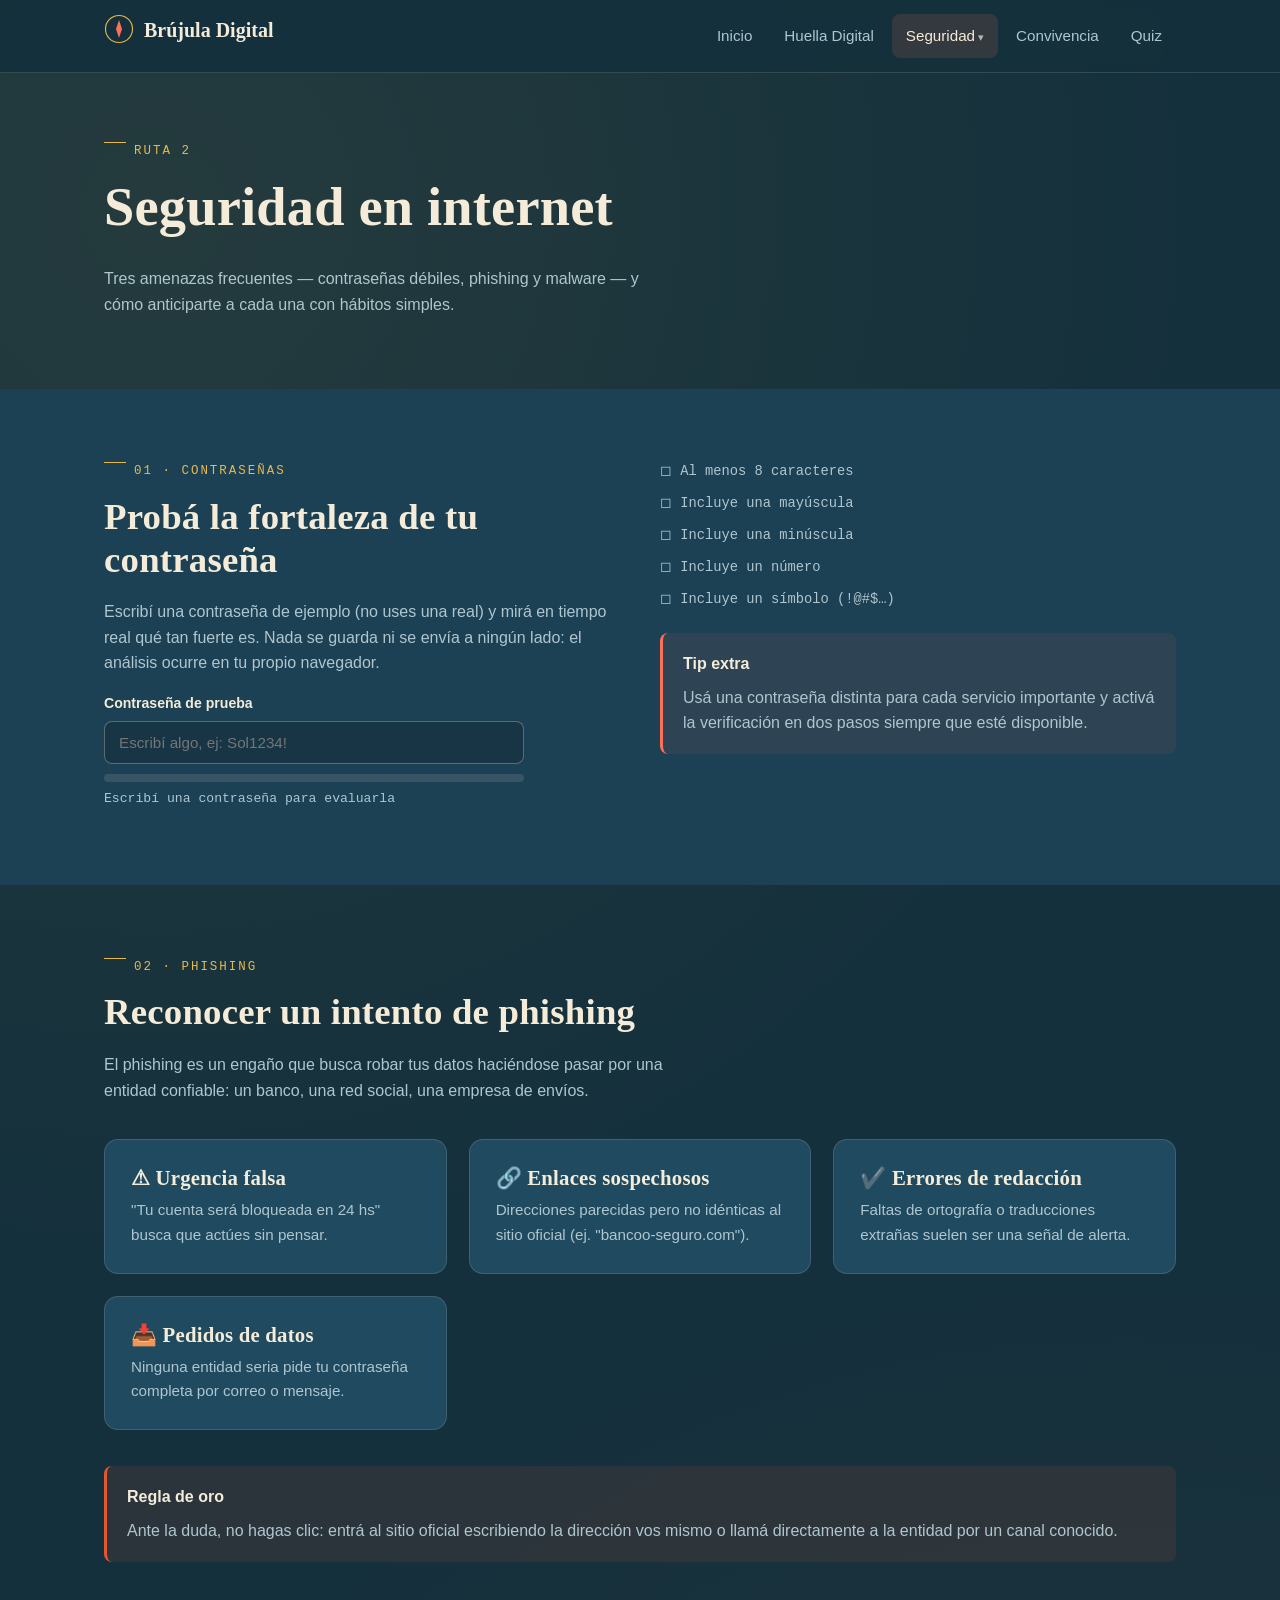
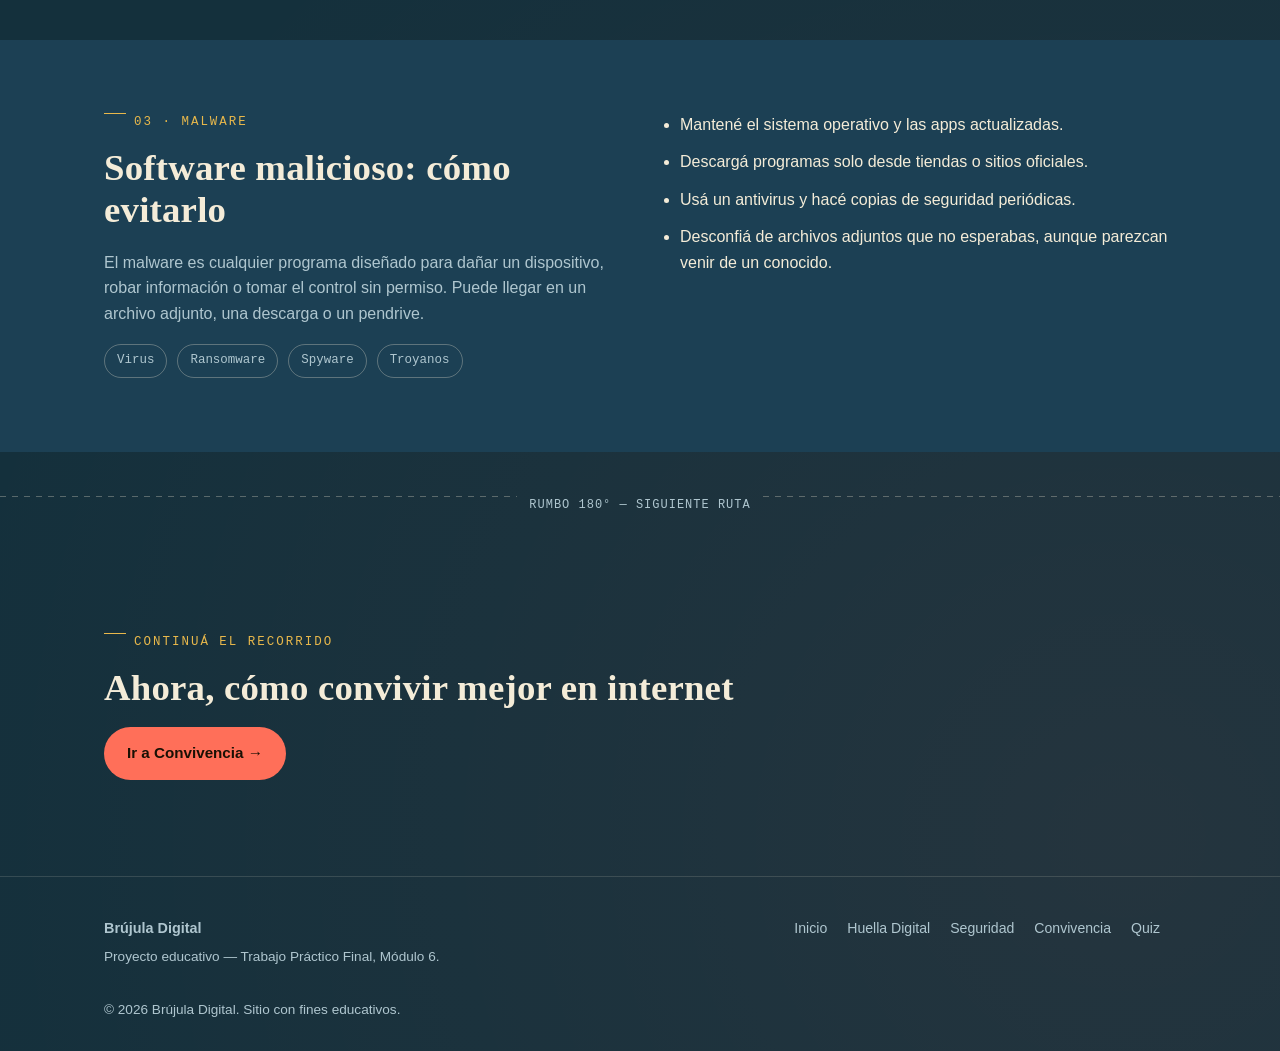
<file: seguridad.html>
﻿<!DOCTYPE html>
<html lang="es">
<head>
<meta charset="UTF-8">
<meta name="viewport" content="width=device-width, initial-scale=1.0">
<title>Seguridad — Brújula Digital</title>
<meta name="description" content="Contraseñas seguras, cómo detectar phishing y protegerte del malware.">
<link rel="stylesheet" href="css/styles.css">
</head>
<body>
<a class="enlace-salto" href="#contenido">Saltar al contenido</a>

<header class="encabezado-sitio">
  <div class="contenedor-navegacion">
    <a class="marca" href="index.html">
      <svg class="brujula-mini" viewBox="0 0 40 40" xmlns="http://www.w3.org/2000/svg" aria-hidden="true">
        <circle cx="20" cy="20" r="18" fill="none" stroke="#E8B84B" stroke-width="1.5"/>
        <path d="M20 8 L24 20 L20 32 L16 20 Z" fill="#FF6F59"/>
      </svg>
      Brújula Digital
    </a>
    <button class="boton-menu" aria-label="Abrir menú" aria-expanded="false">☰</button>
    <nav class="menu-principal" aria-label="Navegación principal">
      <ul>
        <li><a href="index.html">Inicio</a></li>
        <li><a href="huella-digital.html">Huella Digital</a></li>
        <li class="tiene-submenu activo">
          <a href="seguridad.html" class="activo">Seguridad</a>
          <ul class="submenu">
            <li><a href="seguridad.html#contrasenas">Contraseñas</a></li>
            <li><a href="seguridad.html#phishing">Phishing</a></li>
            <li><a href="seguridad.html#malware">Malware</a></li>
          </ul>
        </li>
        <li><a href="convivencia.html">Convivencia</a></li>
        <li><a href="quiz.html">Quiz</a></li>
      </ul>
    </nav>
  </div>
</header>

<main id="contenido">
  <section style="padding-top:52px;">
    <div class="contenedor">
      <p class="rumbo">Ruta 2</p>
      <h1>Seguridad en internet</h1>
      <p class="lede" style="max-width: 62ch;">Tres amenazas frecuentes — contraseñas débiles, phishing y malware — y cómo anticiparte a cada una con hábitos simples.</p>
    </div>
  </section>

  <section id="contrasenas" class="seccion-alternativa">
    <div class="contenedor dos-columnas">
      <div class="revelar">
        <p class="rumbo">01 · Contraseñas</p>
        <h2>Probá la fortaleza de tu contraseña</h2>
        <p>Escribí una contraseña de ejemplo (no uses una real) y mirá en tiempo real qué tan fuerte es. Nada se guarda ni se envía a ningún lado: el análisis ocurre en tu propio navegador.</p>
        <div class="campo" style="max-width:420px;">
          <label for="password-check">Contraseña de prueba</label>
          <input type="text" id="password-check" placeholder="Escribí algo, ej: Sol1234!" autocomplete="off">
          <div class="medidor"><div class="relleno-medidor" id="relleno-medidor"></div></div>
          <p class="etiqueta-medidor" id="etiqueta-medidor">Escribí una contraseña para evaluarla</p>
        </div>
      </div>
      <div class="revelar">
        <ul style="list-style:none; padding:0; display:grid; gap:10px;">
          <li class="elemento-regla" data-rule="length">◻ Al menos 8 caracteres</li>
          <li class="elemento-regla" data-rule="upper">◻ Incluye una mayúscula</li>
          <li class="elemento-regla" data-rule="lower">◻ Incluye una minúscula</li>
          <li class="elemento-regla" data-rule="number">◻ Incluye un número</li>
          <li class="elemento-regla" data-rule="symbol">◻ Incluye un símbolo (!@#$…)</li>
        </ul>
        <div class="llamada">
          <strong>Tip extra</strong>
          <p style="margin:8px 0 0;">Usá una contraseña distinta para cada servicio importante y activá la verificación en dos pasos siempre que esté disponible.</p>
        </div>
      </div>
    </div>
  </section>

  <section id="phishing">
    <div class="contenedor">
      <p class="rumbo">02 · Phishing</p>
      <h2>Reconocer un intento de phishing</h2>
      <p style="max-width:64ch;">El phishing es un engaño que busca robar tus datos haciéndose pasar por una entidad confiable: un banco, una red social, una empresa de envíos.</p>
      <div class="grilla-tarjetas">
        <div class="tarjeta revelar">
          <h3>⚠ Urgencia falsa</h3>
          <p>"Tu cuenta será bloqueada en 24 hs" busca que actúes sin pensar.</p>
        </div>
        <div class="tarjeta revelar">
          <h3>🔗 Enlaces sospechosos</h3>
          <p>Direcciones parecidas pero no idénticas al sitio oficial (ej. "bancoo-seguro.com").</p>
        </div>
        <div class="tarjeta revelar">
          <h3>✔️ Errores de redacción</h3>
          <p>Faltas de ortografía o traducciones extrañas suelen ser una señal de alerta.</p>
        </div>
        <div class="tarjeta revelar">
          <h3>📥 Pedidos de datos</h3>
          <p>Ninguna entidad seria pide tu contraseña completa por correo o mensaje.</p>
        </div>
      </div>
      <div class="llamada llamada-advertencia">
        <strong>Regla de oro</strong>
        <p style="margin:8px 0 0;">Ante la duda, no hagas clic: entrá al sitio oficial escribiendo la dirección vos mismo o llamá directamente a la entidad por un canal conocido.</p>
      </div>
    </div>
  </section>

  <section id="malware" class="seccion-alternativa">
    <div class="contenedor dos-columnas">
      <div class="revelar">
        <p class="rumbo">03 · Malware</p>
        <h2>Software malicioso: cómo evitarlo</h2>
        <p>El malware es cualquier programa diseñado para dañar un dispositivo, robar información o tomar el control sin permiso. Puede llegar en un archivo adjunto, una descarga o un pendrive.</p>
        <div class="lista-etiquetas">
          <span class="etiqueta">Virus</span>
          <span class="etiqueta">Ransomware</span>
          <span class="etiqueta">Spyware</span>
          <span class="etiqueta">Troyanos</span>
        </div>
      </div>
      <div class="revelar">
        <ul style="display:grid; gap:12px; padding-left:20px;">
          <li>Mantené el sistema operativo y las apps actualizadas.</li>
          <li>Descargá programas solo desde tiendas o sitios oficiales.</li>
          <li>Usá un antivirus y hacé copias de seguridad periódicas.</li>
          <li>Desconfiá de archivos adjuntos que no esperabas, aunque parezcan venir de un conocido.</li>
        </ul>
      </div>
    </div>
  </section>

  <div class="separador-rumbo">RUMBO 180° — SIGUIENTE RUTA</div>

  <section class="centrado">
    <div class="contenedor">
      <p class="rumbo" style="justify-content:centrado;">Continuá el recorrido</p>
      <h2>Ahora, cómo convivir mejor en internet</h2>
      <a href="convivencia.html" class="boton boton-principal">Ir a Convivencia →</a>
    </div>
  </section>
</main>

<footer class="pie-sitio">
  <div class="contenedor grilla-pie">
    <div>
      <strong>Brújula Digital</strong>
      <p class="pequeno" style="margin-top:6px;">Proyecto educativo — Trabajo Práctico Final, Módulo 6.</p>
    </div>
    <nav aria-label="Enlaces del pie de página">
      <a href="index.html">Inicio</a>
      <a href="huella-digital.html">Huella Digital</a>
      <a href="seguridad.html">Seguridad</a>
      <a href="convivencia.html">Convivencia</a>
      <a href="quiz.html">Quiz</a>
    </nav>
  </div>
  <div class="contenedor pequeno" style="margin-top:18px;">© <span class="current-year"></span> Brújula Digital. Sitio con fines educativos.</div>
</footer>

<script src="js/script.js"></script>
</body>
</html>
</file>
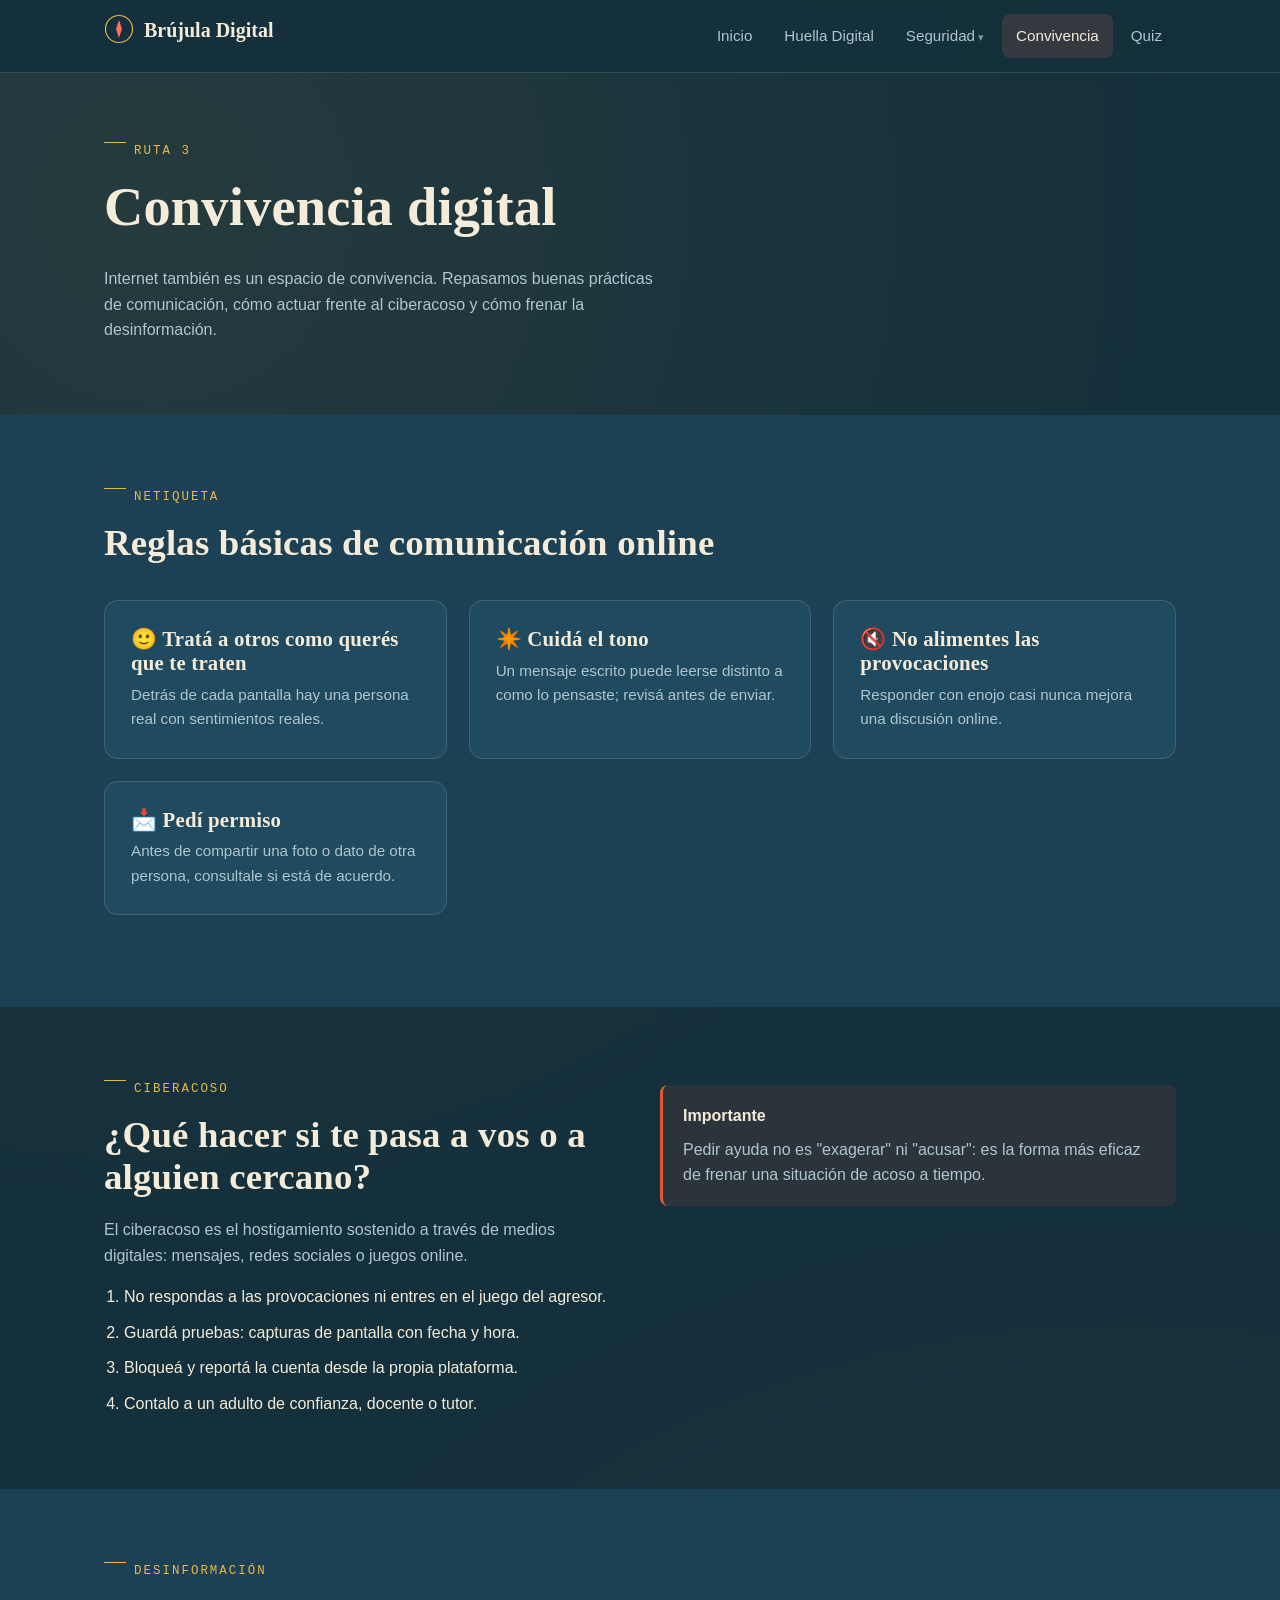
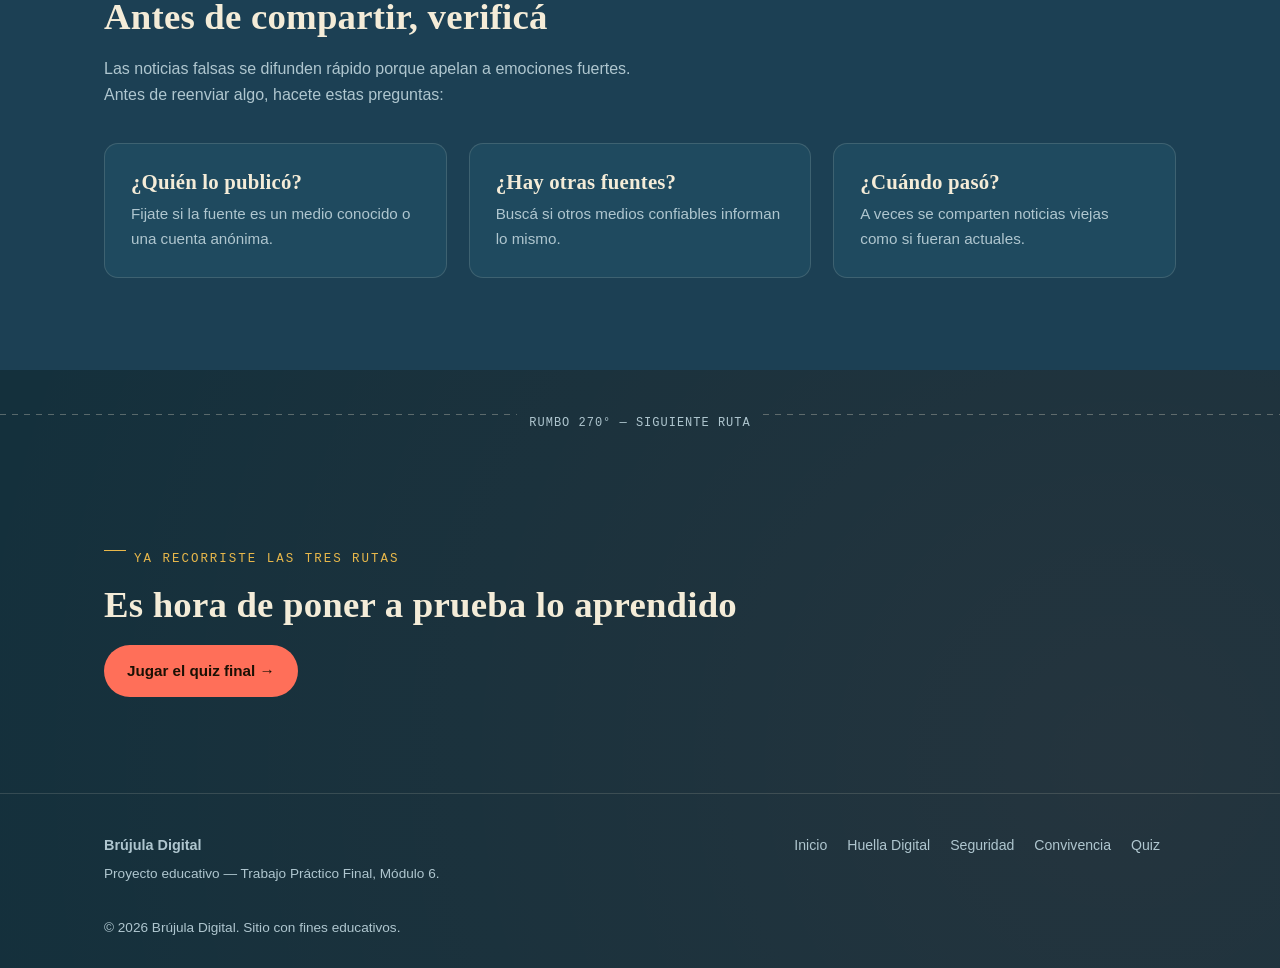
<file: html/convivencia.html>
﻿<!DOCTYPE html>
<html lang="es">
<head>
<meta charset="UTF-8">
<meta name="viewport" content="width=device-width, initial-scale=1.0">
<title>Convivencia — Brújula Digital</title>
<meta name="description" content="Netiqueta, ciberacoso y desinformación: cómo convivir mejor en internet.">
<link rel="icon" href="../img/brujula.svg">
<link rel="stylesheet" href="../css/styles.css">
</head>
<body>
<a class="enlace-salto" href="#contenido">Saltar al contenido</a>

<header class="encabezado-sitio">
  <div class="contenedor-navegacion">
    <a class="marca" href="../index.html">
      <svg class="brujula-mini" viewBox="0 0 40 40" xmlns="http://www.w3.org/2000/svg" aria-hidden="true">
        <circle cx="20" cy="20" r="18" fill="none" stroke="#E8B84B" stroke-width="1.5"/>
        <path d="M20 8 L24 20 L20 32 L16 20 Z" fill="#FF6F59"/>
      </svg>
      Brújula Digital
    </a>
    <button class="boton-menu" aria-label="Abrir menú" aria-expanded="false">☰</button>
    <nav class="menu-principal" aria-label="Navegación principal">
      <ul>
        <li><a href="../index.html">Inicio</a></li>
        <li><a href="huella-digital.html">Huella Digital</a></li>
        <li class="tiene-submenu">
          <a href="seguridad.html">Seguridad</a>
          <ul class="submenu">
              <li><a href="seguridad.html#contrasenas">Contraseñas</a></li>
            <li><a href="seguridad.html#phishing">Phishing</a></li>
            <li><a href="seguridad.html#malware">Malware</a></li>
          </ul>
        </li>
        <li><a href="convivencia.html" class="activo">Convivencia</a></li>
        <li><a href="quiz.html">Quiz</a></li>
      </ul>
    </nav>
  </div>
</header>

<main id="contenido">
  <section style="padding-top:52px;">
    <div class="contenedor">
      <p class="rumbo">Ruta 3</p>
      <h1>Convivencia digital</h1>
      <p class="lede" style="max-width: 62ch;">Internet también es un espacio de convivencia. Repasamos buenas prácticas de comunicación, cómo actuar frente al ciberacoso y cómo frenar la desinformación.</p>
    </div>
  </section>

  <section class="seccion-alternativa">
    <div class="contenedor">
      <p class="rumbo">Netiqueta</p>
      <h2>Reglas básicas de comunicación online</h2>
      <div class="grilla-tarjetas">
        <div class="tarjeta revelar">
          <h3>🙂 Tratá a otros como querés que te traten</h3>
          <p>Detrás de cada pantalla hay una persona real con sentimientos reales.</p>
        </div>
        <div class="tarjeta revelar">
          <h3>✴️ Cuidá el tono</h3>
          <p>Un mensaje escrito puede leerse distinto a como lo pensaste; revisá antes de enviar.</p>
        </div>
        <div class="tarjeta revelar">
          <h3>🔇 No alimentes las provocaciones</h3>
          <p>Responder con enojo casi nunca mejora una discusión online.</p>
        </div>
        <div class="tarjeta revelar">
          <h3>📩 Pedí permiso</h3>
          <p>Antes de compartir una foto o dato de otra persona, consultale si está de acuerdo.</p>
        </div>
      </div>
    </div>
  </section>

  <section>
    <div class="contenedor dos-columnas">
      <div class="revelar">
        <p class="rumbo">Ciberacoso</p>
        <h2>¿Qué hacer si te pasa a vos o a alguien cercano?</h2>
        <p>El ciberacoso es el hostigamiento sostenido a través de medios digitales: mensajes, redes sociales o juegos online.</p>
        <ol style="padding-left: 20px; display:grid; gap:10px; color: var(--color-text-muted);">
          <li>No respondas a las provocaciones ni entres en el juego del agresor.</li>
          <li>Guardá pruebas: capturas de pantalla con fecha y hora.</li>
          <li>Bloqueá y reportá la cuenta desde la propia plataforma.</li>
          <li>Contalo a un adulto de confianza, docente o tutor.</li>
        </ol>
      </div>
      <div class="revelar">
        <div class="llamada llamada-advertencia">
          <strong>Importante</strong>
          <p style="margin:8px 0 0;">Pedir ayuda no es "exagerar" ni "acusar": es la forma más eficaz de frenar una situación de acoso a tiempo.</p>
        </div>
      </div>
    </div>
  </section>

  <section class="seccion-alternativa">
    <div class="contenedor">
      <p class="rumbo">Desinformación</p>
      <h2>Antes de compartir, verificá</h2>
      <p style="max-width:62ch;">Las noticias falsas se difunden rápido porque apelan a emociones fuertes. Antes de reenviar algo, hacete estas preguntas:</p>
      <div class="grilla-tarjetas">
        <div class="tarjeta revelar"><h3>¿Quién lo publicó?</h3><p>Fijate si la fuente es un medio conocido o una cuenta anónima.</p></div>
        <div class="tarjeta revelar"><h3>¿Hay otras fuentes?</h3><p>Buscá si otros medios confiables informan lo mismo.</p></div>
        <div class="tarjeta revelar"><h3>¿Cuándo pasó?</h3><p>A veces se comparten noticias viejas como si fueran actuales.</p></div>
      </div>
    </div>
  </section>

  <div class="separador-rumbo">RUMBO 270° — SIGUIENTE RUTA</div>

  <section class="centrado">
    <div class="contenedor">
      <p class="rumbo" style="justify-content:centrado;">Ya recorriste las tres rutas</p>
      <h2>Es hora de poner a prueba lo aprendido</h2>
      <a href="quiz.html" class="boton boton-principal">Jugar el quiz final →</a>
    </div>
  </section>
</main>

<footer class="pie-sitio">
  <div class="contenedor grilla-pie">
    <div>
      <strong>Brújula Digital</strong>
      <p class="pequeno" style="margin-top:6px;">Proyecto educativo — Trabajo Práctico Final, Módulo 6.</p>
    </div>
    <nav aria-label="Enlaces del pie de página">
      <a href="../index.html">Inicio</a>
      <a href="huella-digital.html">Huella Digital</a>
      <a href="seguridad.html">Seguridad</a>
      <a href="convivencia.html">Convivencia</a>
      <a href="quiz.html">Quiz</a>
    </nav>
  </div>
  <div class="contenedor pequeno" style="margin-top:18px;">© <span class="current-year"></span> Brújula Digital. Sitio con fines educativos.</div>
</footer>

<script src="../js/script.js"></script>
</body>
</html>
</file>
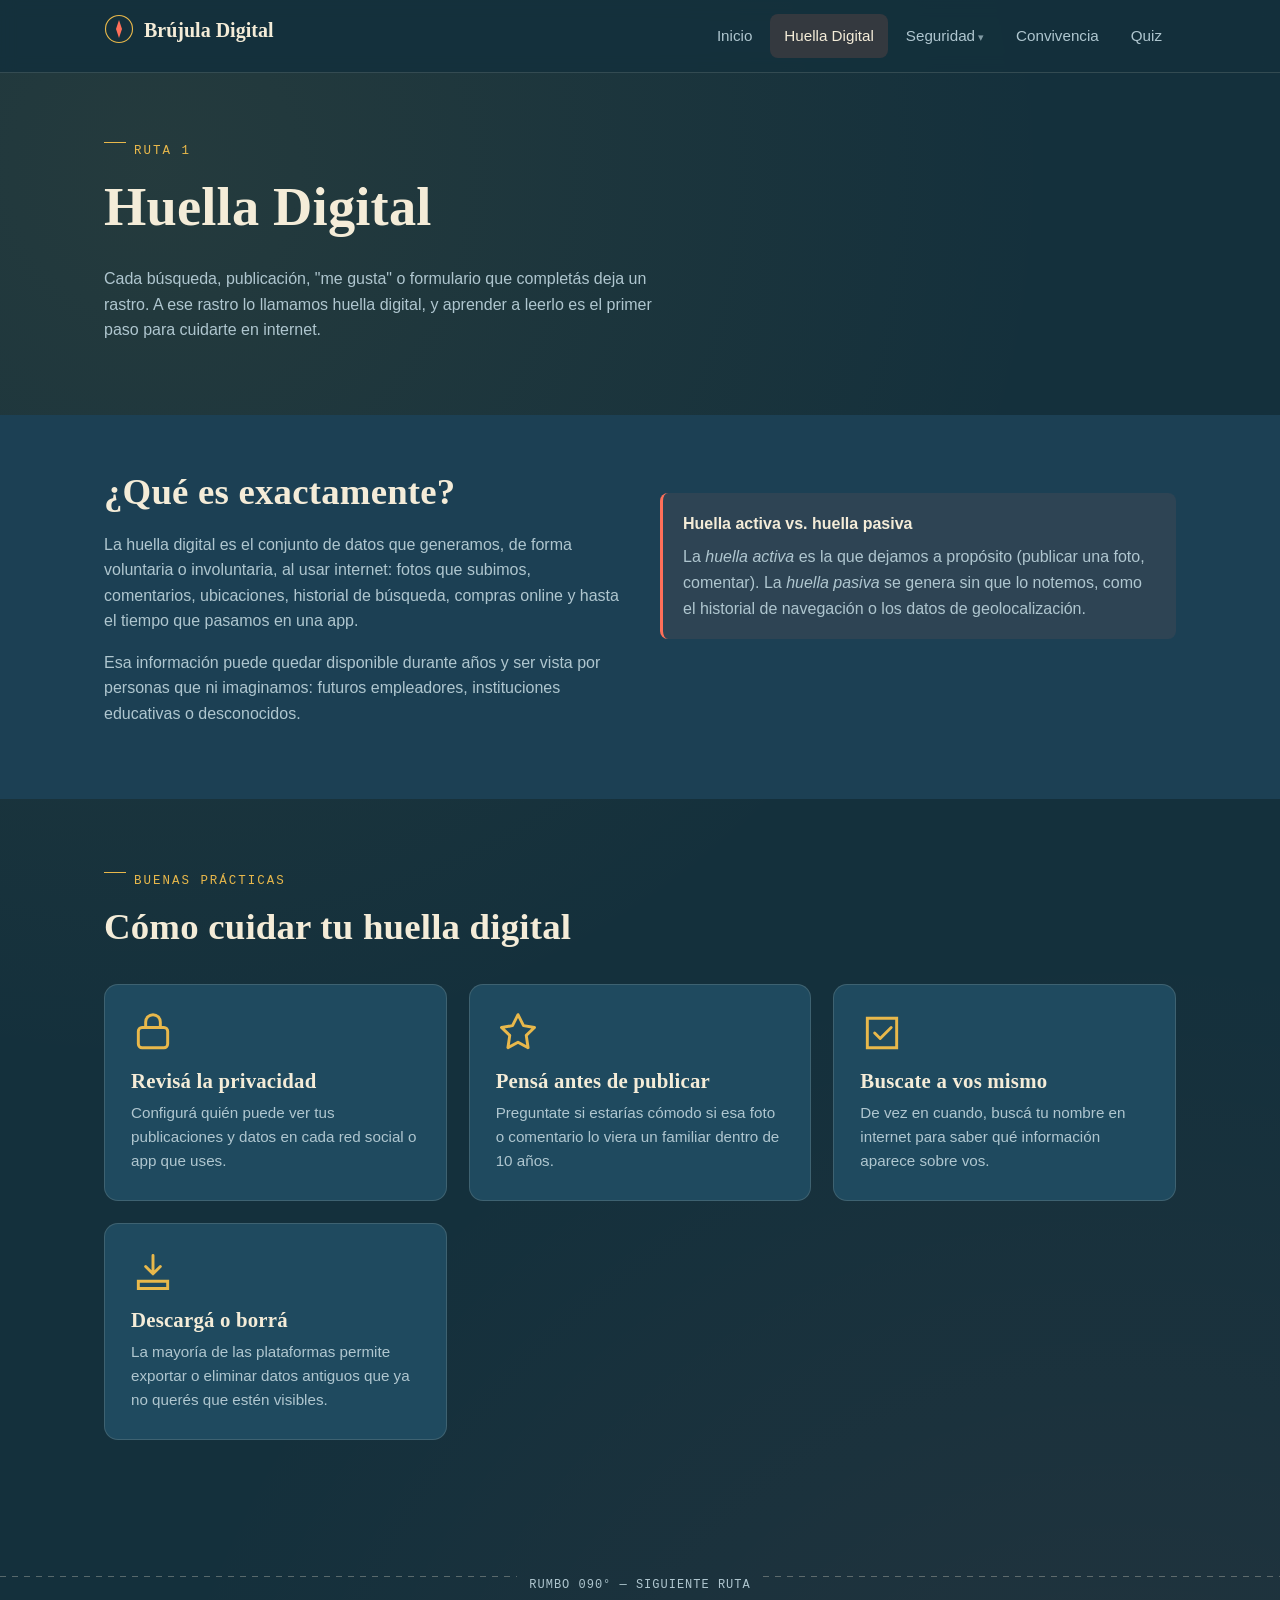
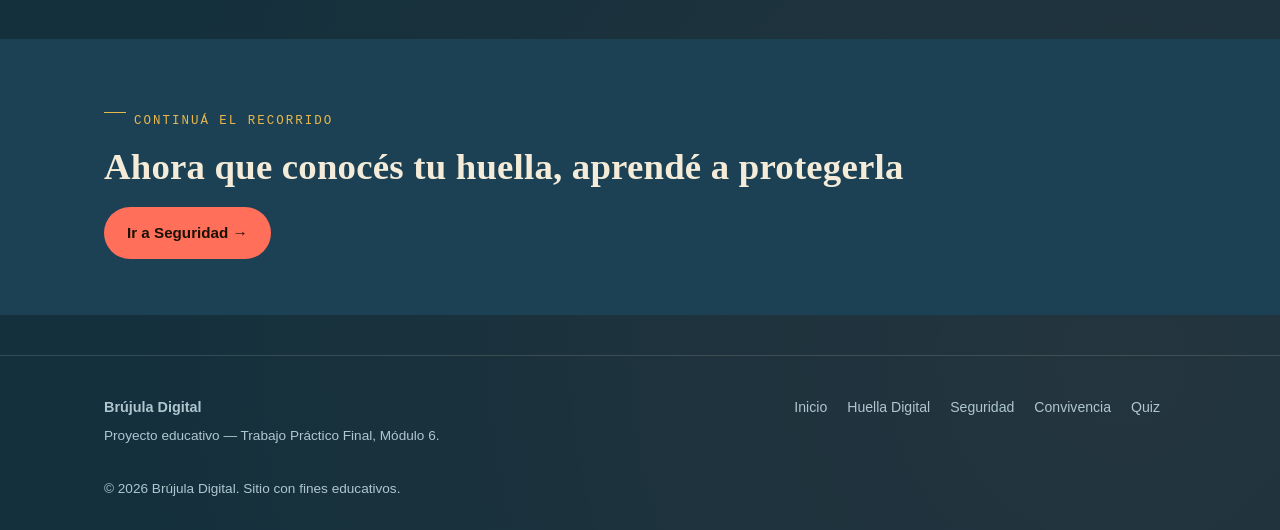
<file: html/huella-digital.html>
﻿<!DOCTYPE html>
<html lang="es">
<head>
<meta charset="UTF-8">
<meta name="viewport" content="width=device-width, initial-scale=1.0">
<title>Huella Digital — Brújula Digital</title>
<meta name="description" content="Qué es la huella digital, qué tipos existen y cómo gestionar tu privacidad en internet.">
<link rel="icon" href="../img/brujula.svg">
<link rel="stylesheet" href="../css/styles.css">
</head>
<body>
<a class="enlace-salto" href="#contenido">Saltar al contenido</a>

<header class="encabezado-sitio">
  <div class="contenedor-navegacion">
    <a class="marca" href="../index.html">
      <svg class="brujula-mini" viewBox="0 0 40 40" xmlns="http://www.w3.org/2000/svg" aria-hidden="true">
        <circle cx="20" cy="20" r="18" fill="none" stroke="#E8B84B" stroke-width="1.5"/>
        <path d="M20 8 L24 20 L20 32 L16 20 Z" fill="#FF6F59"/>
      </svg>
      Brújula Digital
    </a>
    <button class="boton-menu" aria-label="Abrir menú" aria-expanded="false">☰</button>
    <nav class="menu-principal" aria-label="Navegación principal">
      <ul>
        <li><a href="../index.html">Inicio</a></li>
        <li><a href="huella-digital.html" class="activo">Huella Digital</a></li>
        <li class="tiene-submenu">
          <a href="seguridad.html">Seguridad</a>
          <ul class="submenu">
            <li><a href="seguridad.html#contrasenas">Contraseñas</a></li>
            <li><a href="seguridad.html#phishing">Phishing</a></li>
            <li><a href="seguridad.html#malware">Malware</a></li>
          </ul>
        </li>
        <li><a href="convivencia.html">Convivencia</a></li>
        <li><a href="quiz.html">Quiz</a></li>
      </ul>
    </nav>
  </div>
</header>

<main id="contenido">
  <section style="padding-top:52px;">
    <div class="contenedor">
      <p class="rumbo">Ruta 1</p>
      <h1>Huella Digital</h1>
      <p class="lede" style="max-width: 62ch;">Cada búsqueda, publicación, "me gusta" o formulario que completás deja un rastro. A ese rastro lo llamamos huella digital, y aprender a leerlo es el primer paso para cuidarte en internet.</p>
    </div>
  </section>

  <section class="seccion-alternativa">
    <div class="contenedor dos-columnas">
      <div class="revelar">
        <h2>¿Qué es exactamente?</h2>
        <p>La huella digital es el conjunto de datos que generamos, de forma voluntaria o involuntaria, al usar internet: fotos que subimos, comentarios, ubicaciones, historial de búsqueda, compras online y hasta el tiempo que pasamos en una app.</p>
        <p>Esa información puede quedar disponible durante años y ser vista por personas que ni imaginamos: futuros empleadores, instituciones educativas o desconocidos.</p>
      </div>
      <div class="revelar">
        <div class="llamada">
          <strong>Huella activa vs. huella pasiva</strong>
          <p style="margin:8px 0 0;">La <em>huella activa</em> es la que dejamos a propósito (publicar una foto, comentar). La <em>huella pasiva</em> se genera sin que lo notemos, como el historial de navegación o los datos de geolocalización.</p>
        </div>
      </div>
    </div>
  </section>

  <section>
    <div class="contenedor">
      <p class="rumbo">Buenas prácticas</p>
      <h2>Cómo cuidar tu huella digital</h2>
      <div class="grilla-tarjetas">
        <div class="tarjeta revelar">
          <svg class="icon" viewBox="0 0 24 24" fill="none" stroke="currentColor" stroke-width="1.6"><rect x="4" y="9" width="16" height="11" rx="2"/><path d="M8 9V6a4 4 0 018 0v3" stroke-linecap="round"/></svg>
          <h3>Revisá la privacidad</h3>
          <p>Configurá quién puede ver tus publicaciones y datos en cada red social o app que uses.</p>
        </div>
        <div class="tarjeta revelar">
          <svg class="icon" viewBox="0 0 24 24" fill="none" stroke="currentColor" stroke-width="1.6"><path d="M12 2l3 6 6 1-4.5 4.3L17.5 20 12 17l-5.5 3 1-6.7L3 9l6-1z" stroke-linejoin="round"/></svg>
          <h3>Pensá antes de publicar</h3>
          <p>Preguntate si estarías cómodo si esa foto o comentario lo viera un familiar dentro de 10 años.</p>
        </div>
        <div class="tarjeta revelar">
          <svg class="icon" viewBox="0 0 24 24" fill="none" stroke="currentColor" stroke-width="1.6"><path d="M4 4h16v16H4z" fill="none"/><path d="M8 12l3 3 6-6" stroke-linecap="round" stroke-linejoin="round"/></svg>
          <h3>Buscate a vos mismo</h3>
          <p>De vez en cuando, buscá tu nombre en internet para saber qué información aparece sobre vos.</p>
        </div>
        <div class="tarjeta revelar">
          <svg class="icon" viewBox="0 0 24 24" fill="none" stroke="currentColor" stroke-width="1.6"><path d="M12 3v10M12 13l-4-4M12 13l4-4" stroke-linecap="round" stroke-linejoin="round"/><path d="M4 17h16v4H4z" fill="none"/></svg>
          <h3>Descargá o borrá</h3>
          <p>La mayoría de las plataformas permite exportar o eliminar datos antiguos que ya no querés que estén visibles.</p>
        </div>
      </div>
    </div>
  </section>

  <div class="separador-rumbo">RUMBO 090° — SIGUIENTE RUTA</div>

  <section class="seccion-alternativa">
    <div class="contenedor centrado">
      <p class="rumbo" style="justify-content:centrado;">Continuá el recorrido</p>
      <h2>Ahora que conocés tu huella, aprendé a protegerla</h2>
      <a href="seguridad.html" class="boton boton-principal">Ir a Seguridad →</a>
    </div>
  </section>
</main>

<footer class="pie-sitio">
  <div class="contenedor grilla-pie">
    <div>
      <strong>Brújula Digital</strong>
      <p class="pequeno" style="margin-top:6px;">Proyecto educativo — Trabajo Práctico Final, Módulo 6.</p>
    </div>
    <nav aria-label="Enlaces del pie de página">
      <a href="../index.html">Inicio</a>
      <a href="huella-digital.html">Huella Digital</a>
      <a href="seguridad.html">Seguridad</a>
      <a href="convivencia.html">Convivencia</a>
      <a href="quiz.html">Quiz</a>
    </nav>
  </div>
  <div class="contenedor pequeno" style="margin-top:18px;">© <span class="current-year"></span> Brújula Digital. Sitio con fines educativos.</div>
</footer>

<script src="../js/script.js"></script>
</body>
</html>
</file>
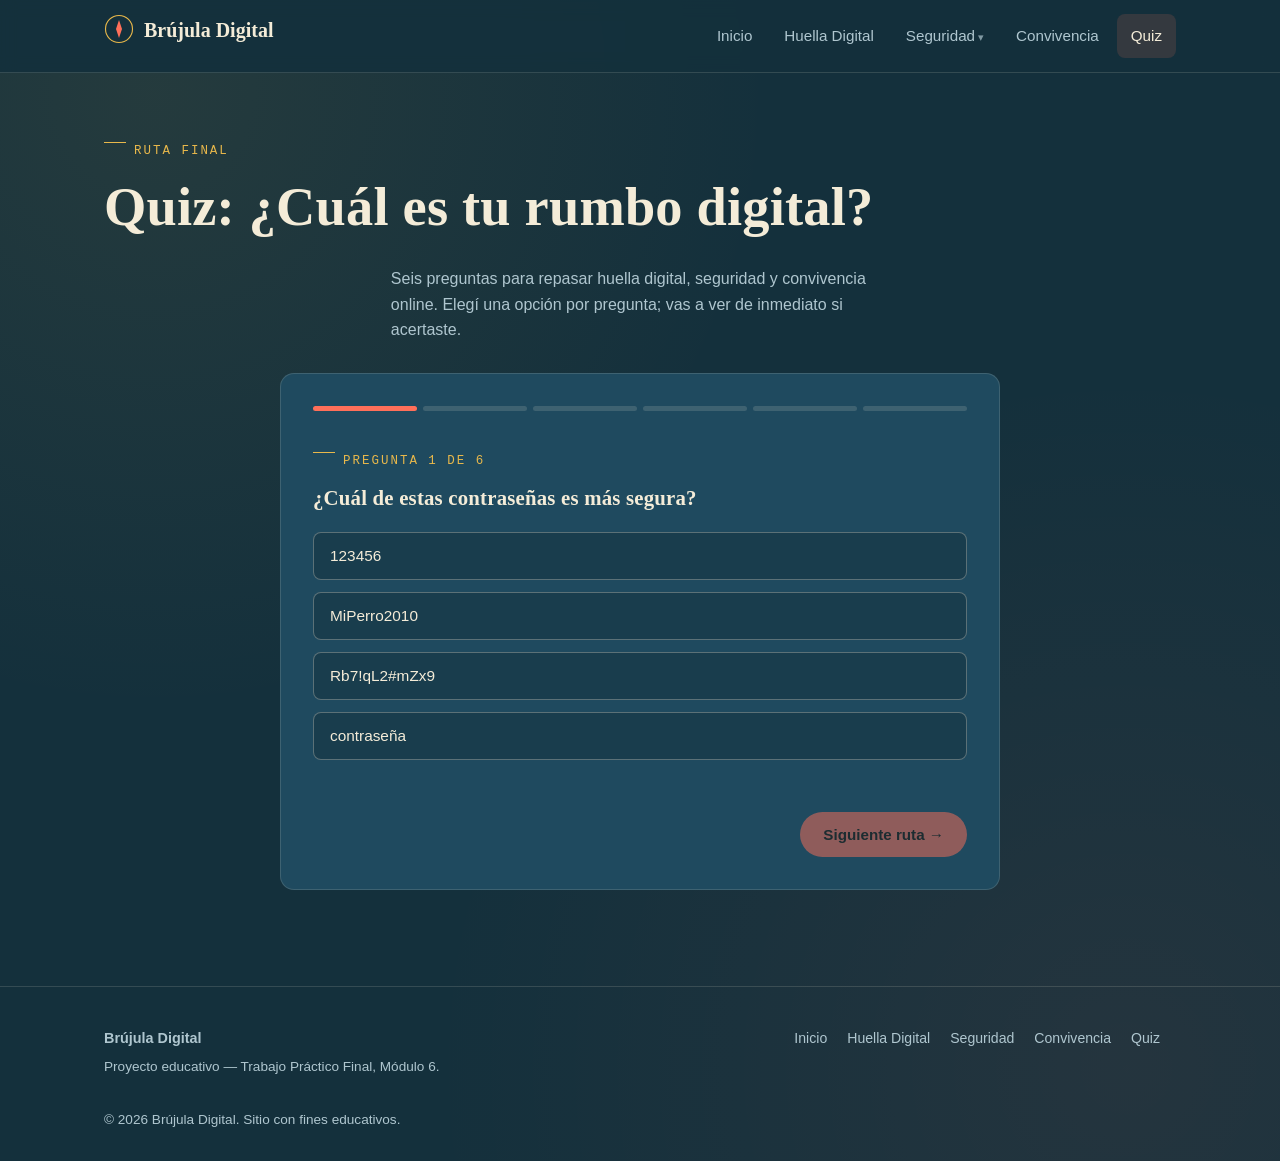
<file: html/quiz.html>
﻿<!DOCTYPE html>
<html lang="es">
<head>
<meta charset="UTF-8">
<meta name="viewport" content="width=device-width, initial-scale=1.0">
<title>Quiz — Brújula Digital</title>
<meta name="description" content="Poné a prueba lo aprendido sobre ciudadanía digital con este quiz interactivo.">
<link rel="icon" href="../img/brujula.svg">
<link rel="stylesheet" href="../css/styles.css">
</head>
<body>
<a class="enlace-salto" href="#contenido">Saltar al contenido</a>

<header class="encabezado-sitio">
  <div class="contenedor-navegacion">
    <a class="marca" href="../index.html">
      <svg class="brujula-mini" viewBox="0 0 40 40" xmlns="http://www.w3.org/2000/svg" aria-hidden="true">
        <circle cx="20" cy="20" r="18" fill="none" stroke="#E8B84B" stroke-width="1.5"/>
        <path d="M20 8 L24 20 L20 32 L16 20 Z" fill="#FF6F59"/>
      </svg>
      Brújula Digital
    </a>
    <button class="boton-menu" aria-label="Abrir menú" aria-expanded="false">☰</button>
    <nav class="menu-principal" aria-label="Navegación principal">
      <ul>
        <li><a href="../index.html">Inicio</a></li>
        <li><a href="huella-digital.html">Huella Digital</a></li>
        <li class="tiene-submenu">
          <a href="seguridad.html">Seguridad</a>
          <ul class="submenu">
            <li><a href="seguridad.html#contrasenas">Contraseñas</a></li>
            <li><a href="seguridad.html#phishing">Phishing</a></li>
            <li><a href="seguridad.html#malware">Malware</a></li>
          </ul>
        </li>
        <li><a href="convivencia.html">Convivencia</a></li>
        <li><a href="quiz.html" class="activo">Quiz</a></li>
      </ul>
    </nav>
  </div>
</header>

<main id="contenido">
  <section style="padding-top:52px; padding-bottom: 20px;">
    <div class="contenedor centrado">
      <p class="rumbo" style="justify-content:centrado;">Ruta final</p>
      <h1>Quiz: ¿Cuál es tu rumbo digital?</h1>
      <p class="lede" style="max-width:56ch; margin:0 auto;">Seis preguntas para repasar huella digital, seguridad y convivencia online. Elegí una opción por pregunta; vas a ver de inmediato si acertaste.</p>
    </div>
  </section>

  <section style="padding-top: 10px;">
    <div class="contenedor">
      <div class="panel-cuestionario" id="panel-cuestionario">
        <div class="progreso-cuestionario" id="progreso-cuestionario"></div>
        <div id="quiz-body"><!-- generado por JavaScript --></div>
      </div>
    </div>
  </section>
</main>

<footer class="pie-sitio">
  <div class="contenedor grilla-pie">
    <div>
      <strong>Brújula Digital</strong>
      <p class="pequeno" style="margin-top:6px;">Proyecto educativo — Trabajo Práctico Final, Módulo 6.</p>
    </div>
    <nav aria-label="Enlaces del pie de página">
      <a href="../index.html">Inicio</a>
      <a href="huella-digital.html">Huella Digital</a>
      <a href="seguridad.html">Seguridad</a>
      <a href="convivencia.html">Convivencia</a>
      <a href="quiz.html">Quiz</a>
    </nav>
  </div>
  <div class="contenedor pequeno" style="margin-top:18px;">© <span class="current-year"></span> Brújula Digital. Sitio con fines educativos.</div>
</footer>

<script src="../js/script.js"></script>
</body>
</html>
</file>
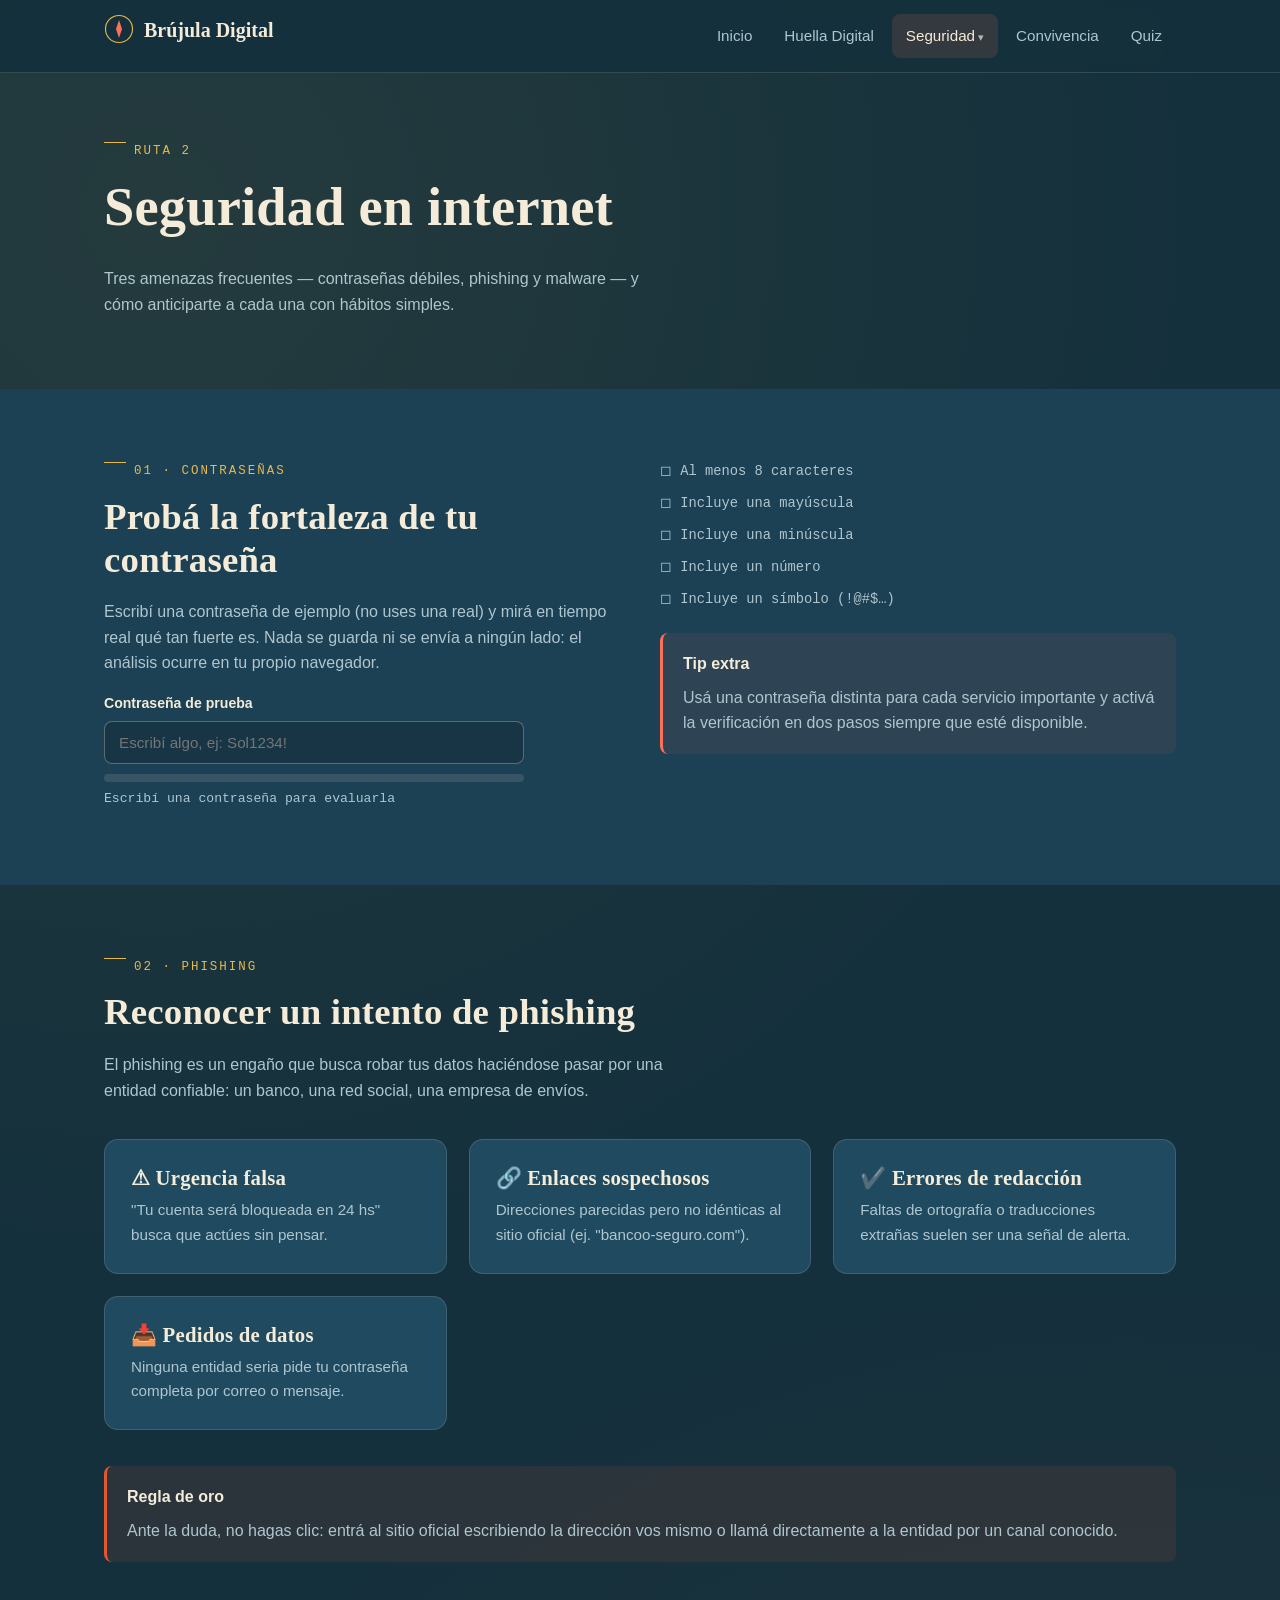
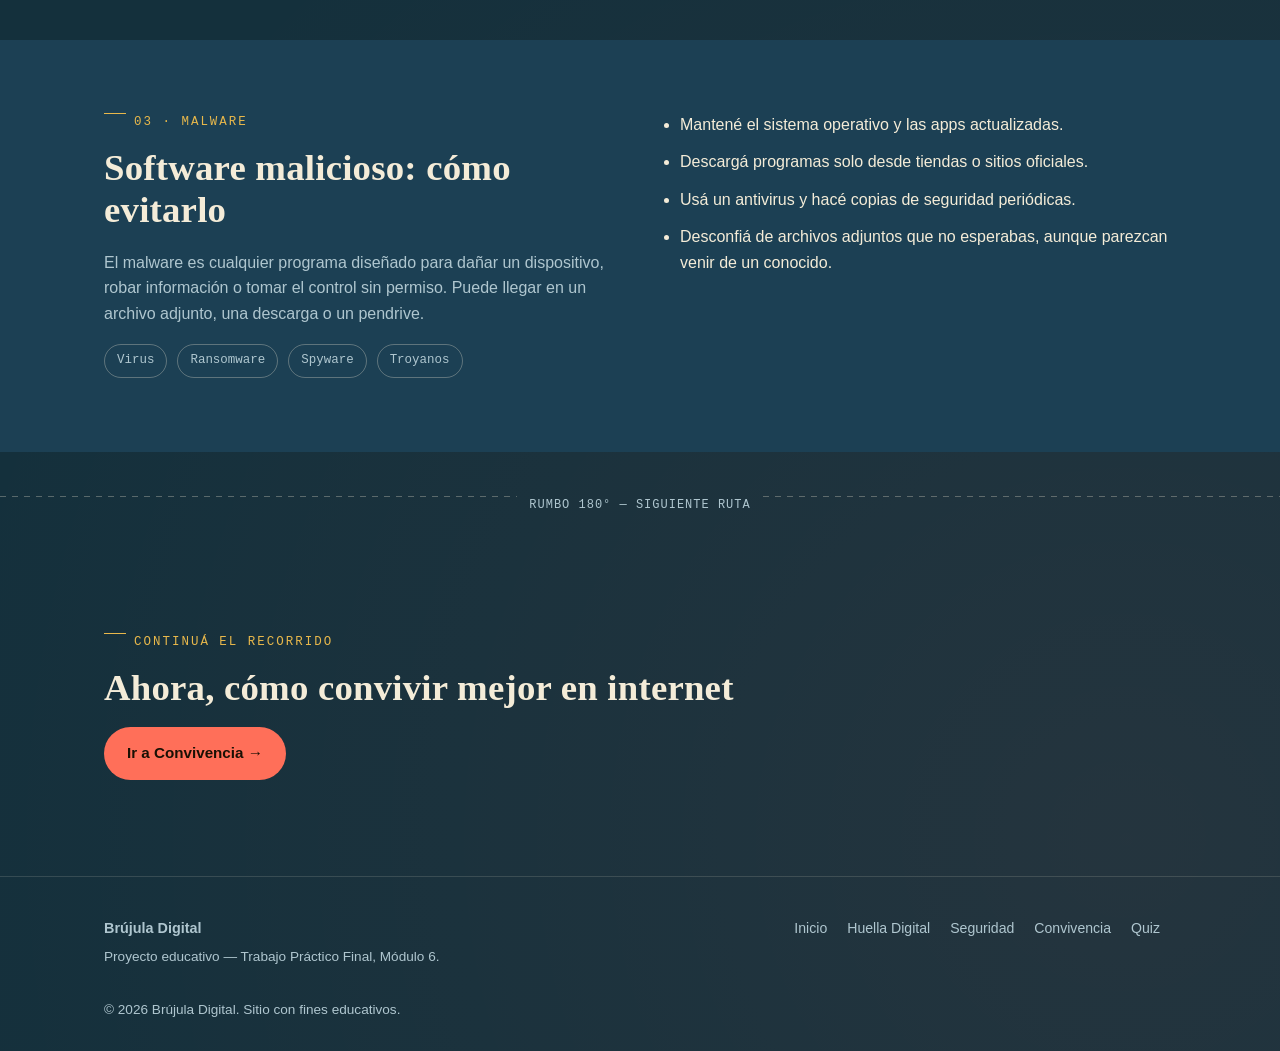
<file: html/seguridad.html>
﻿<!DOCTYPE html>
<html lang="es">
<head>
<meta charset="UTF-8">
<meta name="viewport" content="width=device-width, initial-scale=1.0">
<title>Seguridad — Brújula Digital</title>
<meta name="description" content="Contraseñas seguras, cómo detectar phishing y protegerte del malware.">
<link rel="icon" href="../img/brujula.svg">
<link rel="stylesheet" href="../css/styles.css">
</head>
<body>
<a class="enlace-salto" href="#contenido">Saltar al contenido</a>

<header class="encabezado-sitio">
  <div class="contenedor-navegacion">
    <a class="marca" href="../index.html">
      <svg class="brujula-mini" viewBox="0 0 40 40" xmlns="http://www.w3.org/2000/svg" aria-hidden="true">
        <circle cx="20" cy="20" r="18" fill="none" stroke="#E8B84B" stroke-width="1.5"/>
        <path d="M20 8 L24 20 L20 32 L16 20 Z" fill="#FF6F59"/>
      </svg>
      Brújula Digital
    </a>
    <button class="boton-menu" aria-label="Abrir menú" aria-expanded="false">☰</button>
    <nav class="menu-principal" aria-label="Navegación principal">
      <ul>
        <li><a href="../index.html">Inicio</a></li>
        <li><a href="huella-digital.html">Huella Digital</a></li>
        <li class="tiene-submenu activo">
          <a href="seguridad.html" class="activo">Seguridad</a>
          <ul class="submenu">
            <li><a href="seguridad.html#contrasenas">Contraseñas</a></li>
            <li><a href="seguridad.html#phishing">Phishing</a></li>
            <li><a href="seguridad.html#malware">Malware</a></li>
          </ul>
        </li>
        <li><a href="convivencia.html">Convivencia</a></li>
        <li><a href="quiz.html">Quiz</a></li>
      </ul>
    </nav>
  </div>
</header>

<main id="contenido">
  <section style="padding-top:52px;">
    <div class="contenedor">
      <p class="rumbo">Ruta 2</p>
      <h1>Seguridad en internet</h1>
      <p class="lede" style="max-width: 62ch;">Tres amenazas frecuentes — contraseñas débiles, phishing y malware — y cómo anticiparte a cada una con hábitos simples.</p>
    </div>
  </section>

  <section id="contrasenas" class="seccion-alternativa">
    <div class="contenedor dos-columnas">
      <div class="revelar">
        <p class="rumbo">01 · Contraseñas</p>
        <h2>Probá la fortaleza de tu contraseña</h2>
        <p>Escribí una contraseña de ejemplo (no uses una real) y mirá en tiempo real qué tan fuerte es. Nada se guarda ni se envía a ningún lado: el análisis ocurre en tu propio navegador.</p>
        <div class="campo" style="max-width:420px;">
          <label for="password-check">Contraseña de prueba</label>
          <input type="text" id="password-check" placeholder="Escribí algo, ej: Sol1234!" autocomplete="off">
          <div class="medidor"><div class="relleno-medidor" id="relleno-medidor"></div></div>
          <p class="etiqueta-medidor" id="etiqueta-medidor">Escribí una contraseña para evaluarla</p>
        </div>
      </div>
      <div class="revelar">
        <ul style="list-style:none; padding:0; display:grid; gap:10px;">
          <li class="elemento-regla" data-rule="length">◻ Al menos 8 caracteres</li>
          <li class="elemento-regla" data-rule="upper">◻ Incluye una mayúscula</li>
          <li class="elemento-regla" data-rule="lower">◻ Incluye una minúscula</li>
          <li class="elemento-regla" data-rule="number">◻ Incluye un número</li>
          <li class="elemento-regla" data-rule="symbol">◻ Incluye un símbolo (!@#$…)</li>
        </ul>
        <div class="llamada">
          <strong>Tip extra</strong>
          <p style="margin:8px 0 0;">Usá una contraseña distinta para cada servicio importante y activá la verificación en dos pasos siempre que esté disponible.</p>
        </div>
      </div>
    </div>
  </section>

  <section id="phishing">
    <div class="contenedor">
      <p class="rumbo">02 · Phishing</p>
      <h2>Reconocer un intento de phishing</h2>
      <p style="max-width:64ch;">El phishing es un engaño que busca robar tus datos haciéndose pasar por una entidad confiable: un banco, una red social, una empresa de envíos.</p>
      <div class="grilla-tarjetas">
        <div class="tarjeta revelar">
          <h3>⚠ Urgencia falsa</h3>
          <p>"Tu cuenta será bloqueada en 24 hs" busca que actúes sin pensar.</p>
        </div>
        <div class="tarjeta revelar">
          <h3>🔗 Enlaces sospechosos</h3>
          <p>Direcciones parecidas pero no idénticas al sitio oficial (ej. "bancoo-seguro.com").</p>
        </div>
        <div class="tarjeta revelar">
          <h3>✔️ Errores de redacción</h3>
          <p>Faltas de ortografía o traducciones extrañas suelen ser una señal de alerta.</p>
        </div>
        <div class="tarjeta revelar">
          <h3>📥 Pedidos de datos</h3>
          <p>Ninguna entidad seria pide tu contraseña completa por correo o mensaje.</p>
        </div>
      </div>
      <div class="llamada llamada-advertencia">
        <strong>Regla de oro</strong>
        <p style="margin:8px 0 0;">Ante la duda, no hagas clic: entrá al sitio oficial escribiendo la dirección vos mismo o llamá directamente a la entidad por un canal conocido.</p>
      </div>
    </div>
  </section>

  <section id="malware" class="seccion-alternativa">
    <div class="contenedor dos-columnas">
      <div class="revelar">
        <p class="rumbo">03 · Malware</p>
        <h2>Software malicioso: cómo evitarlo</h2>
        <p>El malware es cualquier programa diseñado para dañar un dispositivo, robar información o tomar el control sin permiso. Puede llegar en un archivo adjunto, una descarga o un pendrive.</p>
        <div class="lista-etiquetas">
          <span class="etiqueta">Virus</span>
          <span class="etiqueta">Ransomware</span>
          <span class="etiqueta">Spyware</span>
          <span class="etiqueta">Troyanos</span>
        </div>
      </div>
      <div class="revelar">
        <ul style="display:grid; gap:12px; padding-left:20px;">
          <li>Mantené el sistema operativo y las apps actualizadas.</li>
          <li>Descargá programas solo desde tiendas o sitios oficiales.</li>
          <li>Usá un antivirus y hacé copias de seguridad periódicas.</li>
          <li>Desconfiá de archivos adjuntos que no esperabas, aunque parezcan venir de un conocido.</li>
        </ul>
      </div>
    </div>
  </section>

  <div class="separador-rumbo">RUMBO 180° — SIGUIENTE RUTA</div>

  <section class="centrado">
    <div class="contenedor">
      <p class="rumbo" style="justify-content:centrado;">Continuá el recorrido</p>
      <h2>Ahora, cómo convivir mejor en internet</h2>
      <a href="convivencia.html" class="boton boton-principal">Ir a Convivencia →</a>
    </div>
  </section>
</main>

<footer class="pie-sitio">
  <div class="contenedor grilla-pie">
    <div>
      <strong>Brújula Digital</strong>
      <p class="pequeno" style="margin-top:6px;">Proyecto educativo — Trabajo Práctico Final, Módulo 6.</p>
    </div>
    <nav aria-label="Enlaces del pie de página">
      <a href="../index.html">Inicio</a>
      <a href="huella-digital.html">Huella Digital</a>
      <a href="seguridad.html">Seguridad</a>
      <a href="convivencia.html">Convivencia</a>
      <a href="quiz.html">Quiz</a>
    </nav>
  </div>
  <div class="contenedor pequeno" style="margin-top:18px;">© <span class="current-year"></span> Brújula Digital. Sitio con fines educativos.</div>
</footer>

<script src="../js/script.js"></script>
</body>
</html>
</file>
<file: css/styles.css>
﻿* { box-sizing: border-box; }

html {
  scroll-behavior: smooth;
}

@media (prefers-reduced-motion: reduce) {
  html { scroll-behavior: auto; }
  * { animation-duration: 0.001ms !important; animation-iteration-count: 1 !important; transition-duration: 0.001ms !important; }
}

body {
  margin: 0;
  background: #14303C;
  background-image:
    radial-gradient(circle at 12% 8%, rgba(232,184,75,0.08), transparent 40%),
    radial-gradient(circle at 88% 92%, rgba(255,111,89,0.07), transparent 45%);
  color: #F4ECD8;
  font-family: 'Segoe UI', -apple-system, Roboto, Helvetica, Arial, sans-serif;
  line-height: 1.6;
  -webkit-font-smoothing: antialiased;
}

img, svg { max-width: 100%; display: block; }

a { color: inherit; }

h1, h2, h3, h4 {
  font-family: Georgia, 'Iowan Old Style', 'Palatino Linotype', 'Book Antiqua', serif;
  font-weight: 700;
  line-height: 1.15;
  margin: 0 0 0.5em;
  letter-spacing: 0.2px;
}

h1 { font-size: clamp(2.1rem, 4.4vw, 3.4rem); }
h2 { font-size: clamp(1.6rem, 3vw, 2.3rem); }
h3 { font-size: 1.3rem; }

p { margin: 0 0 1em; color: #AFC6CF; }

.contenedor {
  max-width: 1120px;
  margin: 0 auto;
  padding: 0 24px;
}

.rumbo {
  display: inline-flex;
  align-items: centrado;
  gap: 8px;
  font-family: 'Courier New', Courier, monospace;
  font-size: 0.78rem;
  letter-spacing: 2px;
  text-transform: uppercase;
  color: #E8B84B;
  margin-bottom: 14px;
}
.rumbo::before {
  content: "";
  width: 22px;
  height: 1px;
  background: #E8B84B;
  display: inline-block;
}

.encabezado-sitio {
  position: sticky;
  top: 0;
  z-index: 100;
  background: rgba(20, 48, 60, 0.92);
  backdrop-filter: blur(8px);
  border-bottom: 1px solid rgba(244, 236, 216, 0.14);
}

.contenedor-navegacion {
  display: flex;
  align-items: centrado;
  justify-content: space-between;
  padding: 14px 24px;
  max-width: 1120px;
  margin: 0 auto;
}

.marca {
  display: flex;
  align-items: centrado;
  gap: 10px;
  font-family: Georgia, 'Iowan Old Style', 'Palatino Linotype', 'Book Antiqua', serif;
  font-size: 1.25rem;
  font-weight: 700;
  text-decoration: none;
  color: #F4ECD8;
}
.marca .brujula-mini { width: 30px; height: 30px; flex-shrink: 0; }

.boton-menu {
  display: none;
  background: none;
  border: 1px solid rgba(244, 236, 216, 0.3);
  border-radius: 8px;
  color: #F4ECD8;
  width: 42px;
  height: 38px;
  cursor: pointer;
  font-size: 1.1rem;
}

.menu-principal ul {
  list-style: none;
  display: flex;
  align-items: centrado;
  gap: 4px;
  margin: 0;
  padding: 0;
}

.menu-principal > ul > li { position: relative; }

.menu-principal a {
  display: inline-block;
  padding: 10px 14px;
  text-decoration: none;
  color: #AFC6CF;
  font-size: 0.95rem;
  border-radius: 8px;
  transition: color 0.2s ease, background 0.2s ease;
}
.menu-principal a:hover,
.menu-principal a:focus-visible,
.menu-principal a.activo {
  color: #F4ECD8;
  background: rgba(255, 111, 89, 0.14);
}
.menu-principal a:focus-visible { outline: 2px solid #E8B84B; outline-offset: 2px; }

/* Submenú desplegable */
.tiene-submenu > .submenu {
  position: absolute;
  top: calc(100% + 8px);
  left: 0;
  min-width: 220px;
  background: #1F4A5F;
  border: 1px solid rgba(244, 236, 216, 0.14);
  border-radius: 8px;
  padding: 8px;
  box-shadow: 0 18px 40px rgba(4, 14, 20, 0.35);
  opacity: 0;
  visibility: hidden;
  transform: translateY(6px);
  transition: opacity 0.18s ease, transform 0.18s ease, visibility 0.18s;
  list-style: none;
  margin: 0;
}
.tiene-submenu:hover > .submenu,
.tiene-submenu:focus-within > .submenu {
  opacity: 1;
  visibility: visible;
  transform: translateY(0);
}
.tiene-submenu > .submenu li { margin: 2px 0; }
.tiene-submenu > .submenu a { display: block; padding: 9px 12px; font-size: 0.9rem; }
.tiene-submenu > a::after { content: " ▾"; font-size: 0.7em; opacity: 0.7; }

.portada {
  padding: 74px 0 60px;
  position: relative;
  overflow: hidden;
}
.grilla-portada {
  display: grid;
  grid-template-columns: 1.15fr 0.85fr;
  gap: 40px;
  align-items: centrado;
}
.portada h1 { margin-bottom: 18px; }
.portada .lede { font-size: 1.12rem; max-width: 46ch; }
.acciones-portada { display: flex; gap: 14px; margin-top: 28px; flex-wrap: wrap; }

.brujula-portada { width: 100%; max-width: 380px; margin: 0 auto; }
.brujula-portada .needle { transform-origin: 200px 200px; animation: compass-settle 2.6s ease-out; }
@keyframes compass-settle {
  0%   { transform: rotate(48deg); }
  55%  { transform: rotate(-14deg); }
  75%  { transform: rotate(6deg); }
  100% { transform: rotate(0deg); }
}

/* Botones */
.boton {
  display: inline-flex;
  align-items: centrado;
  gap: 8px;
  padding: 13px 22px;
  border-radius: 999px;
  font-size: 0.95rem;
  font-weight: 600;
  text-decoration: none;
  cursor: pointer;
  border: 1px solid transparent;
  transition: transform 0.15s ease, box-shadow 0.15s ease, background 0.15s ease;
  font-family: 'Segoe UI', -apple-system, Roboto, Helvetica, Arial, sans-serif;
}
.boton:hover { transform: translateY(-2px); }
.boton-principal { background: #FF6F59; color: #1a1004; }
.boton-principal:hover { box-shadow: 0 10px 24px rgba(255,111,89,0.35); }
.boton-secundario { background: transparent; border-color: rgba(244, 236, 216, 0.3); color: #F4ECD8; }
.boton-secundario:hover { background: rgba(244,236,216,0.06); }
.boton:disabled { opacity: 0.5; cursor: not-allowed; transform: none; }

.grilla-tarjetas {
  display: grid;
  grid-template-columns: repeat(3, 1fr);
  gap: 22px;
  margin: 36px 0;
}
.tarjeta {
  background: #1F4A5F;
  border: 1px solid rgba(244, 236, 216, 0.14);
  border-radius: 14px;
  padding: 26px;
  transition: transform 0.2s ease, background 0.2s ease, border-color 0.2s ease;
  text-decoration: none;
  color: inherit;
  display: block;
}
.tarjeta:hover { transform: translateY(-4px); background: #26586F; border-color: rgba(244, 236, 216, 0.3); }
.tarjeta .icon { width: 44px; height: 44px; margin-bottom: 14px; color: #E8B84B; }

.tarjeta h3 { margin-bottom: 8px; }
.tarjeta p { margin: 0; font-size: 0.95rem; }

section { padding: 56px 0; }
.seccion-alternativa { background: #1C4054; }

.revelar {
  opacity: 0;
  transform: translateY(18px);
  transition: opacity 0.6s ease, transform 0.6s ease;
}
.revelar.visible { opacity: 1; transform: translateY(0); }

.dos-columnas {
  display: grid;
  grid-template-columns: 1fr 1fr;
  gap: 40px;
  align-items: centrado;
}

.lista-etiquetas { display: flex; flex-wrap: wrap; gap: 10px; margin: 18px 0; }
.etiqueta {
  font-family: 'Courier New', Courier, monospace;
  font-size: 0.78rem;
  padding: 6px 12px;
  border-radius: 999px;
  border: 1px solid rgba(244, 236, 216, 0.3);
  color: #AFC6CF;
}

.llamada {
  border-left: 3px solid #FF6F59;
  background: rgba(255,111,89,0.08);
  padding: 18px 20px;
  border-radius: 8px;
  margin: 22px 0;
}
.llamada strong { color: #F4ECD8; }

.llamada-advertencia {
  border-left-color: #E4572E;
  background: rgba(228,87,46,0.1);
}

.separador-rumbo {
  display: flex;
  align-items: centrado;
  gap: 12px;
  margin: 44px 0;
  color: #AFC6CF;
  font-family: 'Courier New', Courier, monospace;
  font-size: 0.75rem;
  letter-spacing: 1px;
}
.separador-rumbo::before, .separador-rumbo::after {
  content: "";
  flex: 1;
  height: 1px;
  background: repeating-linear-gradient(90deg, rgba(244, 236, 216, 0.3) 0 6px, transparent 6px 12px);
}

.tarjeta-formulario {
  background: #1F4A5F;
  border: 1px solid rgba(244, 236, 216, 0.14);
  border-radius: 14px;
  padding: 32px;
  max-width: 640px;
}
.campo { margin-bottom: 20px; }
.campo label { display: block; font-size: 0.88rem; margin-bottom: 6px; color: #F4ECD8; font-weight: 600; }
.campo input,
.campo select,
.campo textarea {
  width: 100%;
  padding: 12px 14px;
  border-radius: 8px;
  border: 1px solid rgba(244, 236, 216, 0.3);
  background: rgba(20,48,60,0.6);
  color: #F4ECD8;
  font-family: 'Segoe UI', -apple-system, Roboto, Helvetica, Arial, sans-serif;
  font-size: 0.95rem;
}
.campo input:focus, .campo select:focus, .campo textarea:focus {
  outline: 2px solid #E8B84B;
  outline-offset: 1px;
  border-color: #E8B84B;
}
.campo textarea { resize: vertical; min-height: 110px; }
.ayuda-campo { font-size: 0.8rem; color: #AFC6CF; margin-top: 5px; }
.error-campo { font-size: 0.8rem; color: #FF6F59; margin-top: 5px; display: none; }
.campo.con-error input,
.campo.con-error textarea,
.campo.con-error select { border-color: #FF6F59; }
.campo.con-error .error-campo { display: block; }
fieldset { border: 1px solid rgba(244, 236, 216, 0.14); border-radius: 8px; padding: 14px 16px; margin: 0 0 20px; }
fieldset legend { padding: 0 8px; font-size: 0.88rem; font-weight: 600; }
.checkbox-row { display: flex; align-items: centrado; gap: 8px; margin: 6px 0; }
.checkbox-row input { width: auto; }
.checkbox-row label { margin: 0; font-weight: 400; color: #AFC6CF; }

.exito-formulario {
  display: none;
  margin-top: 18px;
  padding: 16px 18px;
  border-radius: 8px;
  background: rgba(232,184,75,0.14);
  border: 1px solid #E8B84B;
  color: #F4ECD8;
}
.exito-formulario.show { display: block; }

.elemento-regla {
  font-family: 'Courier New', Courier, monospace;
  font-size: 0.86rem;
  color: #AFC6CF;
  transition: color 0.2s ease;
}
.elemento-regla.regla-cumplida { color: #E8B84B; }

/* Medidor de contraseña */
.medidor { height: 8px; border-radius: 999px; background: rgba(244,236,216,0.12); overflow: hidden; margin-top: 10px; }
.relleno-medidor { height: 100%; width: 0%; background: #E4572E; transition: width 0.25s ease, background 0.25s ease; }
.etiqueta-medidor { font-size: 0.82rem; margin-top: 6px; color: #AFC6CF; font-family: 'Courier New', Courier, monospace; }

.panel-cuestionario {
  background: #1F4A5F;
  border: 1px solid rgba(244, 236, 216, 0.14);
  border-radius: 14px;
  padding: 32px;
  max-width: 720px;
  margin: 0 auto;
}
.progreso-cuestionario { display: flex; gap: 6px; margin-bottom: 24px; }
.progreso-cuestionario span { flex: 1; height: 5px; border-radius: 999px; background: rgba(244,236,216,0.14); }
.progreso-cuestionario span.done { background: #E8B84B; }
.progreso-cuestionario span.current { background: #FF6F59; }

.opciones-cuestionario { display: grid; gap: 12px; margin: 22px 0; }
.opcion-cuestionario {
  text-align: left;
  padding: 14px 16px;
  border-radius: 8px;
  border: 1px solid rgba(244, 236, 216, 0.3);
  background: rgba(20,48,60,0.5);
  color: #F4ECD8;
  cursor: pointer;
  font-size: 0.96rem;
  font-family: 'Segoe UI', -apple-system, Roboto, Helvetica, Arial, sans-serif;
  transition: border-color 0.15s ease, background 0.15s ease;
}
.opcion-cuestionario:hover { border-color: #E8B84B; }
.opcion-cuestionario.correct { border-color: #E8B84B; background: rgba(232,184,75,0.16); }
.opcion-cuestionario.incorrect { border-color: #E4572E; background: rgba(228,87,46,0.14); }
.opcion-cuestionario:disabled { cursor: default; }

.retroalimentacion-cuestionario { min-height: 24px; font-size: 0.92rem; margin-bottom: 6px; }
.retroalimentacion-cuestionario.ok { color: #E8B84B; }
.retroalimentacion-cuestionario.bad { color: #FF6F59; }

.resultado-cuestionario { text-align: centrado; }
.resultado-cuestionario .score { font-family: Georgia, 'Iowan Old Style', 'Palatino Linotype', 'Book Antiqua', serif; font-size: 3.2rem; color: #E8B84B; }

.pie-sitio {
  border-top: 1px solid rgba(244, 236, 216, 0.14);
  padding: 40px 0 30px;
  margin-top: 40px;
  color: #AFC6CF;
  font-size: 0.9rem;
}
.grilla-pie { display: flex; justify-content: space-between; flex-wrap: wrap; gap: 20px; }
.grilla-pie nav a { text-decoration: none; color: #AFC6CF; margin-right: 16px; font-size: 0.88rem; }
.grilla-pie nav a:hover { color: #F4ECD8; }

.centrado { text-align: centrado; }
.mt-0 { margin-top: 0; }
.pequeno { font-size: 0.85rem; }
.enlace-salto {
  position: absolute; left: -999px; top: auto;
  background: #FF6F59; color: #1a1004; padding: 10px 16px; border-radius: 8px;
}
.enlace-salto:focus { left: 16px; top: 16px; z-index: 200; }

@media (max-width: 900px) {
  .grilla-portada, .dos-columnas { grid-template-columns: 1fr; }
  .grilla-tarjetas { grid-template-columns: 1fr 1fr; }
}

@media (max-width: 720px) {
  .boton-menu { display: inline-block; }
  .menu-principal {
    position: fixed;
    inset: 62px 0 0 0;
    background: #14303C;
    transform: translateX(100%);
    transition: transform 0.25s ease;
    padding: 20px;
    overflow-y: auto;
  }
  .menu-principal.open { transform: translateX(0); }
  .menu-principal ul { flex-direction: column; align-items: stretch; gap: 2px; }
  .tiene-submenu > .submenu {
    position: static; opacity: 1; visibility: visible; transform: none;
    box-shadow: none; display: none; margin-top: 4px; background: rgba(244,236,216,0.04);
  }
  .tiene-submenu.open > .submenu { display: block; }
  .grilla-tarjetas { grid-template-columns: 1fr; }
}
</file>
